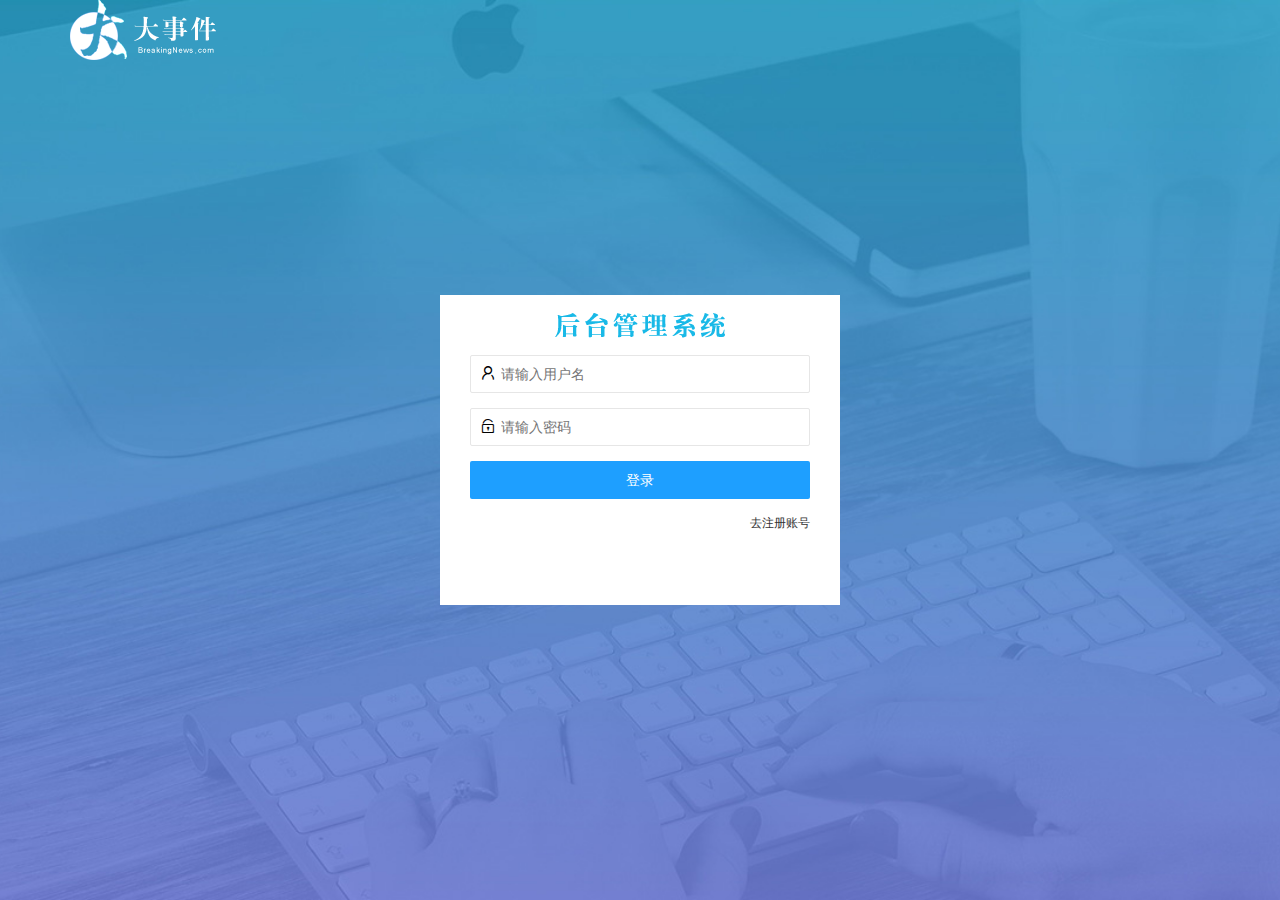
<file: login.html>
<!DOCTYPE html>
<html lang="en">

<head>
    <meta charset="UTF-8">
    <meta name="viewport" content="width=device-width, initial-scale=1.0">
    <title>登录页面</title>
    <link rel="stylesheet" href="./assets/lib/layui/css/layui.css">
    <link rel="stylesheet" href="./assets/css/login.css">
</head>

<body>
    <!-- 大事件logo -->
    <div class="layui-main"><img src="./assets/images/logo.png" alt=""></div>
    <!-- 登录注册页面 -->
    <div class="loginAndRegBox">
        <!-- 标题 -->
        <div class="title-box"></div>
        <!-- 登录 -->
        <div class="login-box">
            <!-- 登录表单-->
            <form class="layui-form" id="form_login">
                <!-- 用户名 -->
                <div class="layui-form-item">
                    <i class="layui-icon layui-icon-username"></i>
                    <input type="text" name="username" required lay-verify="required" placeholder="请输入用户名" autocomplete="off" class="layui-input">
                </div>
                <!-- 密码 -->
                <div class="layui-form-item">
                    <i class="layui-icon layui-icon-password"></i>
                    <input type="password" name="password" required lay-verify="required|pwd" placeholder="请输入密码" autocomplete="off" class="layui-input">
                </div>
                <!-- 提交按钮 -->
                <div class="layui-form-item">
                    <!-- 提交按钮与普通按钮区别：lay-submit。按钮样式layui-btn-normal -->
                    <button class="layui-btn layui-btn-fluid layui-btn-normal" lay-submit>登录</button>
                </div>
                <div class="layui-form-item links">
                    <div class="layui-form-item"><a href="javascript:;" id="link_reg">去注册账号</a></div>
                </div>
            </form>
        </div>
        <!-- 注册 -->
        <div class="reg-box">
            <!-- 注册表单-->
            <form class="layui-form" id="form_reg">
                <!-- 用户名 -->
                <div class="layui-form-item">
                    <i class="layui-icon layui-icon-username"></i>
                    <input type="text" name="username" required lay-verify="required" placeholder="请输入用户名" autocomplete="off" class="layui-input">
                </div>
                <!-- 密码 -->
                <div class="layui-form-item">
                    <i class="layui-icon layui-icon-password"></i>
                    <input type="password" name="password" required lay-verify="required|pwd" placeholder="请输入密码" autocomplete="off" class="layui-input">
                </div>
                <!-- 确认密码 -->
                <div class="layui-form-item">
                    <i class="layui-icon layui-icon-password"></i>
                    <input type="password" name="password" required lay-verify="required|pwd|repwd" placeholder="再次确认密码" autocomplete="off" class="layui-input">
                </div>
                <!-- 提交按钮 -->
                <div class="layui-form-item">
                    <!-- 提交按钮与普通按钮区别：lay-submit。按钮样式layui-btn-normal -->
                    <button class="layui-btn layui-btn-fluid layui-btn-normal" lay-submit>注册</button>
                </div>
                <div class="layui-form-item links">
                    <div class="layui-form-item"><a href="javascript:;" id="link_login">去登录</a></div>
                </div>
        </div>
        </form>

    </div>

    <!-- 要使用表单的验证信息：lay-verify,就要引入layui的js.就有了layui对象。自己的js会用到layui的对象和方 -->
    <script src="./assets/lib/layui/layui.all.js"></script>
    <script src="./assets/lib/jquery.js"></script>
    <script src="./assets/js/baseAPI.js"></script>
    <script src="./assets/js/login.js"></script>
</body>

</html>
</file>
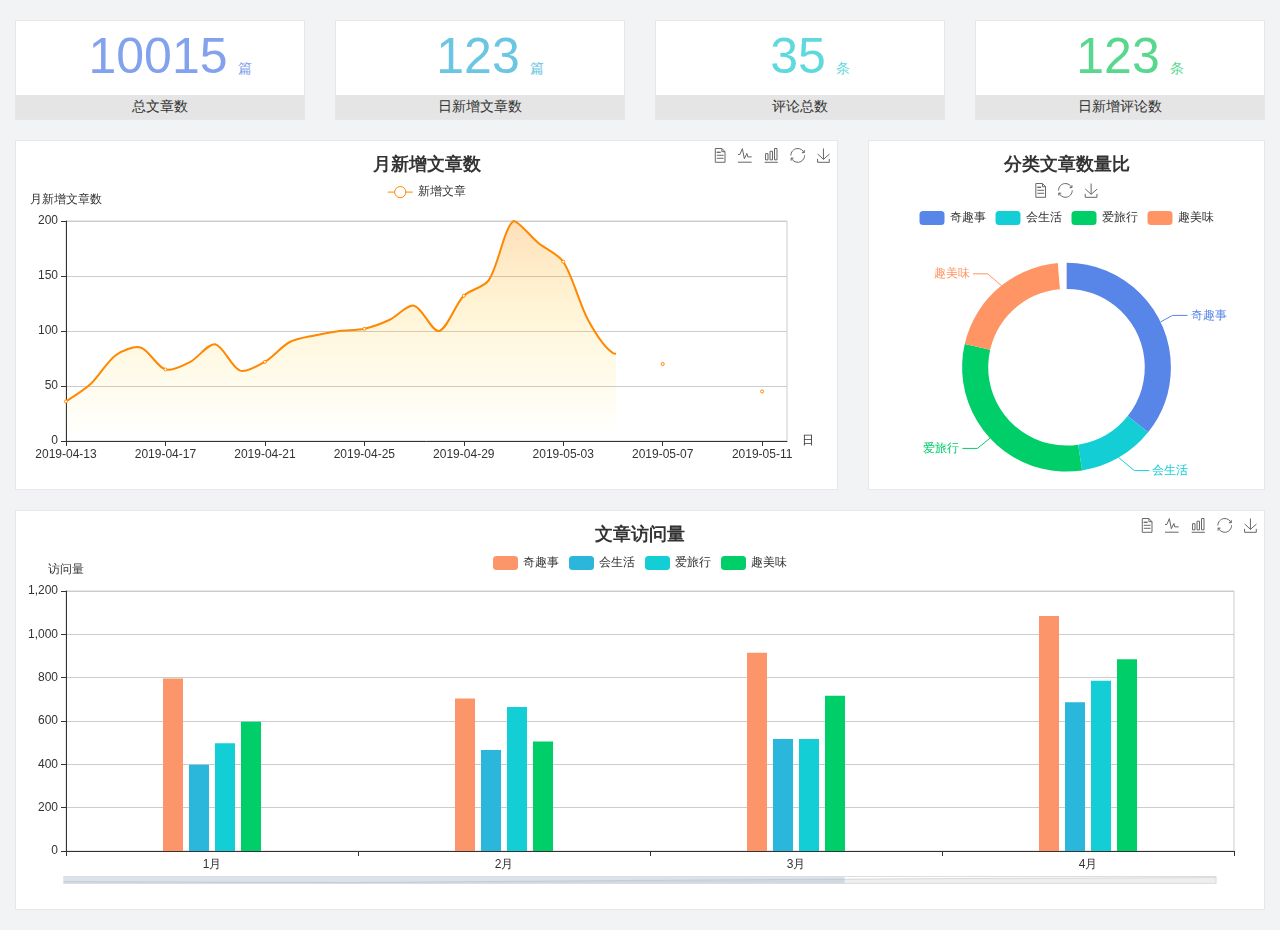
<file: home/dashboard.html>
<!DOCTYPE html>
<html lang="en">

<head>
    <meta charset="UTF-8">
    <meta name="viewport" content="width=device-width, initial-scale=1.0">
    <meta http-equiv="X-UA-Compatible" content="ie=edge">
    <title>图表统计</title>
    <link rel="stylesheet" href="../assets/lib/bootstrap.css" />
    <link rel="stylesheet" href="../assets/lib/main.css" />
    <script src="../assets/lib/jquery.js"></script>
    <script type="text/javascript" src="../assets/lib/echarts.min.js"></script>
</head>

<body>
    <div class="container-fluid">
        <div class="row spannel_list">
            <div class="col-sm-3 col-xs-6">
                <div class="spannel">
                    <em>10015</em><span>篇</span>
                    <b>总文章数</b>
                </div>
            </div>
            <div class="col-sm-3 col-xs-6">
                <div class="spannel scolor01">
                    <em>123</em><span>篇</span>
                    <b>日新增文章数</b>
                </div>
            </div>
            <div class="col-sm-3 col-xs-6">
                <div class="spannel scolor02">
                    <em>35</em><span>条</span>
                    <b>评论总数</b>
                </div>
            </div>
            <div class="col-sm-3 col-xs-6">
                <div class="spannel scolor03">
                    <em>123</em><span>条</span>
                    <b>日新增评论数</b>
                </div>
            </div>
        </div>
    </div>

    <div class="container-fluid">
        <div class="row curve-pie">
            <div class="col-lg-8 col-md-8">
                <div class="gragh_pannel" id="curve_show"></div>
            </div>
            <div class="col-lg-4 col-md-4">
                <div class="gragh_pannel" id="pie_show"></div>
            </div>
        </div>
    </div>

    <div class="container-fluid">
        <div class="column_pannel" id="column_show"></div>
    </div>

    <script>
        var oChart = echarts.init(document.getElementById('curve_show'));
        var aList_all = [{
            'count': 36,
            'date': '2019-04-13'
        }, {
            'count': 52,
            'date': '2019-04-14'
        }, {
            'count': 78,
            'date': '2019-04-15'
        }, {
            'count': 85,
            'date': '2019-04-16'
        }, {
            'count': 65,
            'date': '2019-04-17'
        }, {
            'count': 72,
            'date': '2019-04-18'
        }, {
            'count': 88,
            'date': '2019-04-19'
        }, {
            'count': 64,
            'date': '2019-04-20'
        }, {
            'count': 72,
            'date': '2019-04-21'
        }, {
            'count': 90,
            'date': '2019-04-22'
        }, {
            'count': 96,
            'date': '2019-04-23'
        }, {
            'count': 100,
            'date': '2019-04-24'
        }, {
            'count': 102,
            'date': '2019-04-25'
        }, {
            'count': 110,
            'date': '2019-04-26'
        }, {
            'count': 123,
            'date': '2019-04-27'
        }, {
            'count': 100,
            'date': '2019-04-28'
        }, {
            'count': 132,
            'date': '2019-04-29'
        }, {
            'count': 146,
            'date': '2019-04-30'
        }, {
            'count': 200,
            'date': '2019-05-01'
        }, {
            'count': 180,
            'date': '2019-05-02'
        }, {
            'count': 163,
            'date': '2019-05-03'
        }, {
            'count': 110,
            'date': '2019-05-04'
        }, {
            'count': 80,
            'date': '2019-05-05'
        }, {
            'count': 82,
            'date': '2019-05-06'
        }, {
            'count': 70,
            'date': '2019-05-07'
        }, {
            'count': 65,
            'date': '2019-05-08'
        }, {
            'count': 54,
            'date': '2019-05-09'
        }, {
            'count': 40,
            'date': '2019-05-10'
        }, {
            'count': 45,
            'date': '2019-05-11'
        }, {
            'count': 38,
            'date': '2019-05-12'
        }, ];

        let aCount = [];
        let aDate = [];

        for (var i = 0; i < aList_all.length; i++) {
            aCount.push(aList_all[i].count);
            aDate.push(aList_all[i].date);
        }

        var chartopt = {
            title: {
                text: '月新增文章数',
                left: 'center',
                top: '10'
            },
            tooltip: {
                trigger: 'axis'
            },
            legend: {
                data: ['新增文章'],
                top: '40'
            },
            toolbox: {
                show: true,
                feature: {
                    mark: {
                        show: true
                    },
                    dataView: {
                        show: true,
                        readOnly: false
                    },
                    magicType: {
                        show: true,
                        type: ['line', 'bar']
                    },
                    restore: {
                        show: true
                    },
                    saveAsImage: {
                        show: true
                    }
                }
            },
            calculable: true,
            xAxis: [{
                name: '日',
                type: 'category',
                boundaryGap: false,
                data: aDate
            }],
            yAxis: [{
                name: '月新增文章数',
                type: 'value'
            }],
            series: [{
                name: '新增文章',
                type: 'line',
                smooth: true,
                itemStyle: {
                    normal: {
                        areaStyle: {
                            type: 'default'
                        },
                        color: '#f80'
                    },
                    lineStyle: {
                        color: '#f80'
                    }
                },
                data: aCount
            }],
            areaStyle: {
                normal: {
                    color: new echarts.graphic.LinearGradient(0, 0, 0, 1, [{
                        offset: 0,
                        color: 'rgba(255,136,0,0.39)'
                    }, {
                        offset: .34,
                        color: 'rgba(255,180,0,0.25)'
                    }, {
                        offset: 1,
                        color: 'rgba(255,222,0,0.00)'
                    }])

                }
            },
            grid: {
                show: true,
                x: 50,
                x2: 50,
                y: 80,
                height: 220
            }
        };

        oChart.setOption(chartopt);


        var oPie = echarts.init(document.getElementById('pie_show'));
        var oPieopt = {
            title: {
                top: 10,
                text: '分类文章数量比',
                x: 'center'
            },
            tooltip: {
                trigger: 'item',
                formatter: "{a} <br/>{b} : {c} ({d}%)"
            },
            color: ['#5885e8', '#13cfd5', '#00ce68', '#ff9565'],
            legend: {
                x: 'center',
                top: 65,
                data: ['奇趣事', '会生活', '爱旅行', '趣美味']
            },
            toolbox: {
                show: true,
                x: 'center',
                top: 35,
                feature: {
                    mark: {
                        show: true
                    },
                    dataView: {
                        show: true,
                        readOnly: false
                    },
                    magicType: {
                        show: true,
                        type: ['pie', 'funnel'],
                        option: {
                            funnel: {
                                x: '25%',
                                width: '50%',
                                funnelAlign: 'left',
                                max: 1548
                            }
                        }
                    },
                    restore: {
                        show: true
                    },
                    saveAsImage: {
                        show: true
                    }
                }
            },
            calculable: true,
            series: [{
                name: '访问来源',
                type: 'pie',
                radius: ['45%', '60%'],
                center: ['50%', '65%'],
                data: [{
                    value: 300,
                    name: '奇趣事'
                }, {
                    value: 100,
                    name: '会生活'
                }, {
                    value: 260,
                    name: '爱旅行'
                }, {
                    value: 180,
                    name: '趣美味'
                }]
            }]
        };
        oPie.setOption(oPieopt);



        var oColumn = this.echarts.init(document.getElementById('column_show'));
        var oColumnopt = {
            title: {
                text: '文章访问量',
                left: 'center',
                top: '10'
            },
            tooltip: {
                trigger: 'axis'
            },
            legend: {
                data: ['奇趣事', '会生活', '爱旅行', '趣美味'],
                top: '40'
            },
            toolbox: {
                show: true,
                feature: {
                    mark: {
                        show: true
                    },
                    dataView: {
                        show: true,
                        readOnly: false
                    },
                    magicType: {
                        show: true,
                        type: ['line', 'bar']
                    },
                    restore: {
                        show: true
                    },
                    saveAsImage: {
                        show: true
                    }
                }
            },
            calculable: true,
            xAxis: [{
                type: 'category',
                data: ['1月', '2月', '3月', '4月', '5月']
            }],
            yAxis: [{
                name: '访问量',
                type: 'value'
            }],
            series: [{
                name: '奇趣事',
                type: 'bar',
                barWidth: 20,
                itemStyle: {
                    normal: {
                        areaStyle: {
                            type: 'default'
                        },
                        color: '#fd956a'
                    }
                },
                data: [800, 708, 920, 1090, 1200]
            }, {
                name: '会生活',
                type: 'bar',
                barWidth: 20,
                itemStyle: {
                    normal: {
                        areaStyle: {
                            type: 'default'
                        },
                        color: '#2bb6db'
                    }
                },
                data: [400, 468, 520, 690, 800]
            }, {
                name: '爱旅行',
                type: 'bar',
                barWidth: 20,
                itemStyle: {
                    normal: {
                        areaStyle: {
                            type: 'default'
                        },
                        color: '#13cfd5'
                    }
                },
                data: [500, 668, 520, 790, 900]
            }, {
                name: '趣美味',
                type: 'bar',
                barWidth: 20,
                itemStyle: {
                    normal: {
                        areaStyle: {
                            type: 'default'
                        },
                        color: '#00ce68'
                    }
                },
                data: [600, 508, 720, 890, 1000]
            }],
            grid: {
                show: true,
                x: 50,
                x2: 30,
                y: 80,
                height: 260
            },
            dataZoom: [ //给x轴设置滚动条
                {
                    start: 0, //默认为0
                    end: 100 - 1000 / 31, //默认为100
                    type: 'slider',
                    show: true,
                    xAxisIndex: [0],
                    handleSize: 0, //滑动条的 左右2个滑动条的大小
                    height: 8, //组件高度
                    left: 45, //左边的距离
                    right: 50, //右边的距离
                    bottom: 26, //右边的距离
                    handleColor: '#ddd', //h滑动图标的颜色
                    handleStyle: {
                        borderColor: "#cacaca",
                        borderWidth: "1",
                        shadowBlur: 2,
                        background: "#ddd",
                        shadowColor: "#ddd",
                    }
                }
            ]
        };
        oColumn.setOption(oColumnopt);
    </script>
</body>

</html>
</file>
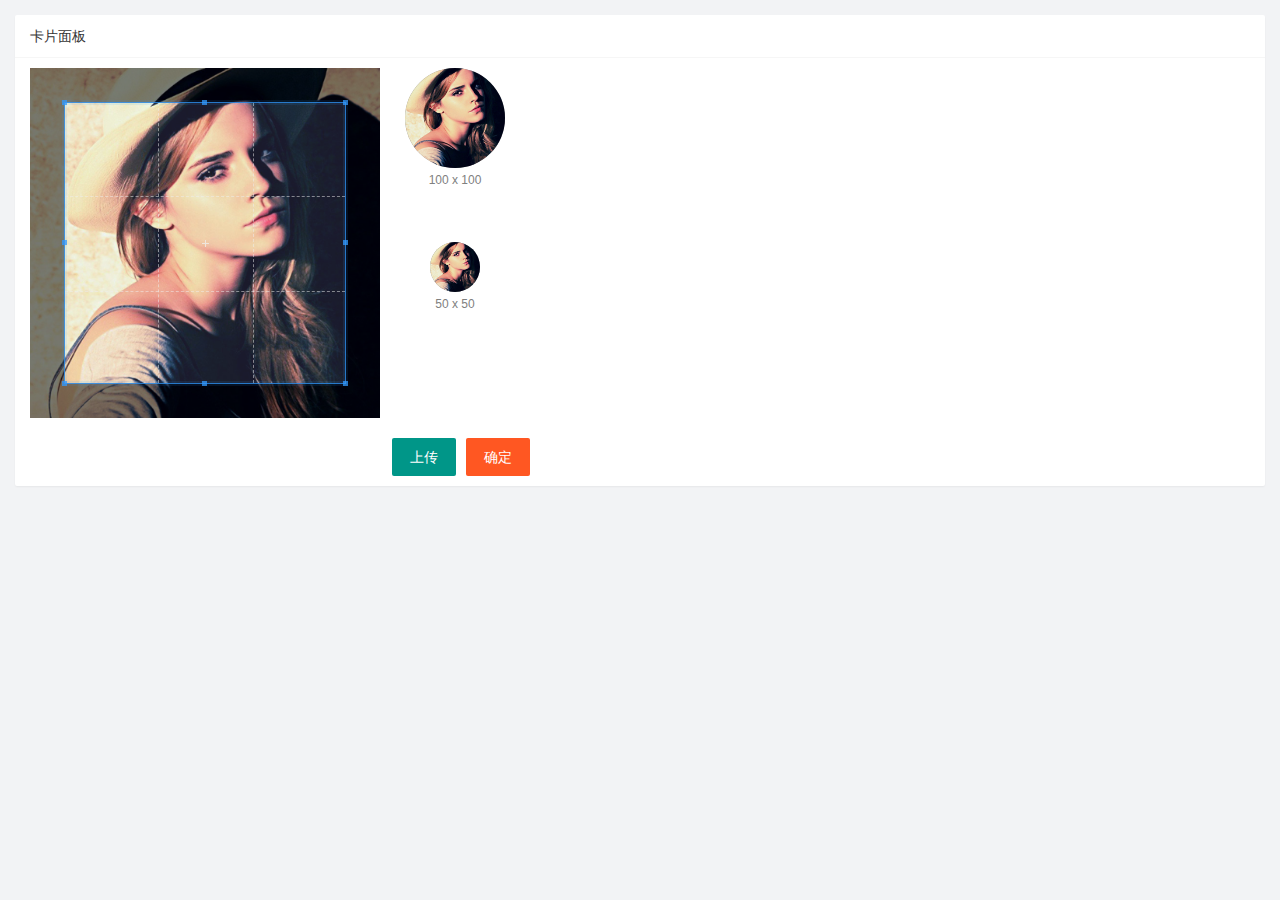
<file: user/user_avatar.html>
<!DOCTYPE html>
<html lang="en">

<head>
    <meta charset="UTF-8">
    <meta name="viewport" content="width=device-width, initial-scale=1.0">
    <title>更换头像</title>
    <link rel="stylesheet" href="../assets/lib/layui/css/layui.css">
    <link rel="stylesheet" href="../assets/lib/cropper/cropper.css" />
    <link rel="stylesheet" href="../assets/css/user/user_avatar.css">
</head>

<body>
    <!-- 面板引用layui的 -->
    <div class="layui-card">
        <div class="layui-card-header">卡片面板</div>
        <div class="layui-card-body">

            <!-- 第一行的图片裁剪和预览区域 -->
            <div class="row1">
                <!-- 图片裁剪区域 -->
                <div class="cropper-box">
                    <!-- 这个 img 标签很重要，将来会把它初始化为裁剪区域 -->
                    <img id="image" src="../assets/images/sample.jpg" />
                </div>
                <!-- 图片的预览区域 -->
                <div class="preview-box">
                    <div>
                        <!-- 宽高为 100px 的预览区域 -->
                        <div class="img-preview w100"></div>
                        <p class="size">100 x 100</p>
                    </div>
                    <div>
                        <!-- 宽高为 50px 的预览区域 -->
                        <div class="img-preview w50"></div>
                        <p class="size">50 x 50</p>
                    </div>
                </div>
            </div>

            <!-- 第二行的按钮区域 -->
            <div class="row2">
                <!-- 此表单放上传需要的文件，隐藏起来，通过accept属性可指定用户选择文件类型 -->
                <input type="file" id="file" accept="image/png,image/jpeg">
                <button type="button" class="layui-btn" id="btnChooseImage">上传</button>
                <button type="button" class="layui-btn layui-btn-danger" id="btnUpload">确定</button>
            </div>
        </div>
    </div>

    <script src="../assets/lib/layui/layui.all.js"></script>
    <script src="../assets/lib/jquery.js"></script>
    <script src="../assets/lib/cropper/Cropper.js"></script>
    <script src="../assets/lib/cropper/jquery-cropper.js"></script>
    <script src="../assets/js/baseAPI.js"></script>
    <script src="../assets/js/user/user_avatar.js"></script>

</body>

</html>
</file>
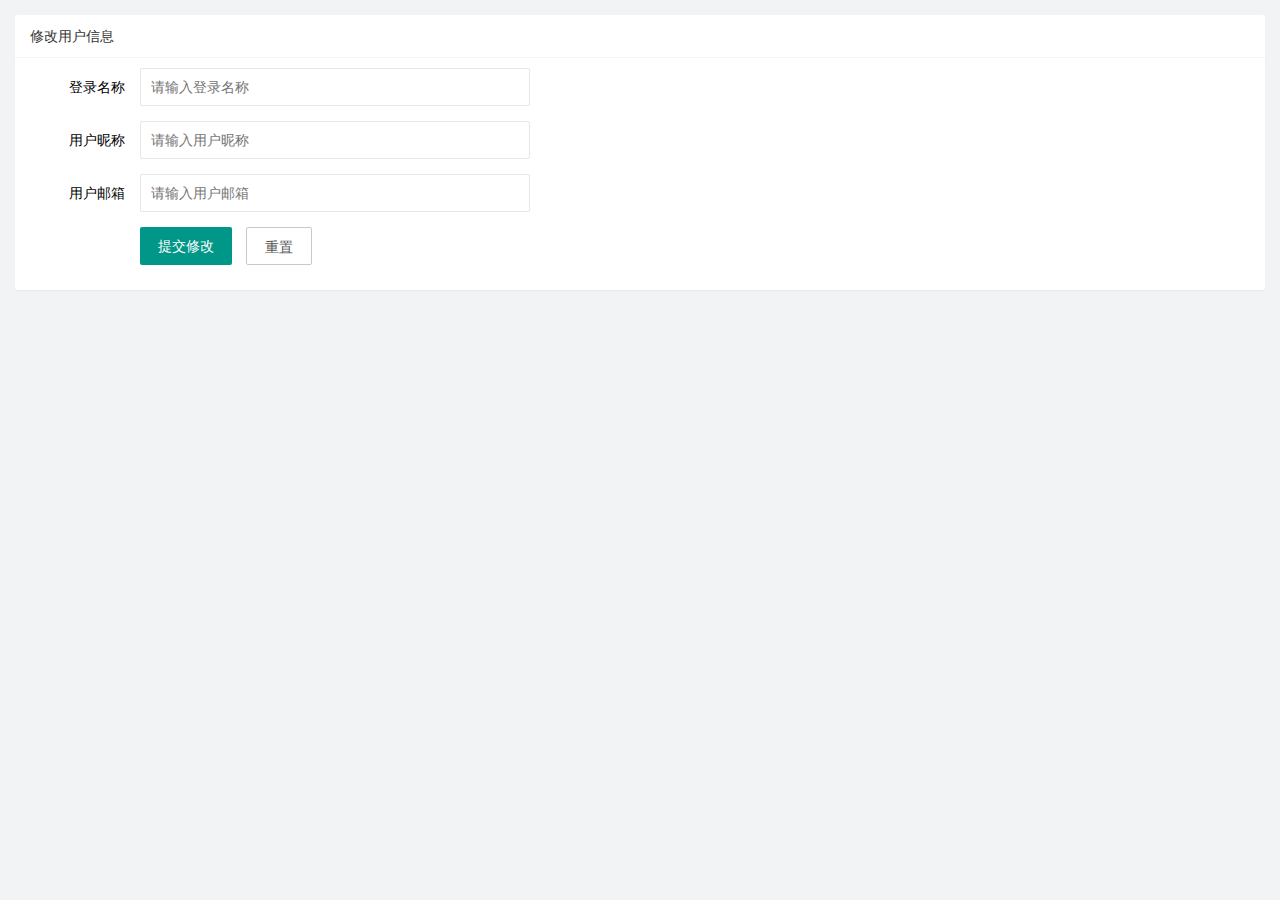
<file: user/user_info.html>
<!DOCTYPE html>
<html lang="en">

<head>
    <meta charset="UTF-8">
    <meta name="viewport" content="width=device-width, initial-scale=1.0">
    <title>个人中心</title>
    <link rel="stylesheet" href="../assets/lib/layui/css/layui.css">
    <link rel="stylesheet" href="../assets/css/user/user_info.css">
</head>

<body>
    <!-- 个人信息模块 用layui的面板区域结构，这个模块显示在首页侧边栏基础资料的fm盒子。表单也用layui -->
    <div class="layui-card">
        <div class="layui-card-header">修改用户信息</div>
        <div class="layui-card-body">
            <form class="layui-form" lay-filter="formUserInfo">
                <!-- 隐藏表单 -->
                <input type="hidden" name="id" value="">
                <div class="layui-form-item">
                    <label class="layui-form-label">登录名称</label>
                    <div class="layui-input-block">
                        <input type="text" name="username" required lay-verify="required" placeholder="请输入登录名称" autocomplete="off" class="layui-input" readonly>
                    </div>
                </div>
                <div class="layui-form-item">
                    <label class="layui-form-label">用户昵称</label>
                    <div class="layui-input-block">
                        <input type="text" name="nickname" required lay-verify="required|nickname" placeholder="请输入用户昵称" autocomplete="off" class="layui-input">
                    </div>
                </div>
                <div class="layui-form-item">
                    <label class="layui-form-label">用户邮箱</label>
                    <div class="layui-input-block">
                        <input type="text" name="email" required lay-verify="required|email" placeholder="请输入用户邮箱" autocomplete="off" class="layui-input">
                    </div>
                </div>
                <div class="layui-form-item">
                    <div class="layui-input-block">
                        <button class="layui-btn" lay-submit lay-filter="formDemo">提交修改</button>
                        <button type="reset" class="layui-btn layui-btn-primary" id="btnReset">重置</button>
                    </div>
                </div>
            </form>
        </div>
    </div>

    <script src="../assets/lib/layui/layui.all.js"></script>
    <script src="../assets/lib/jquery.js"></script>
    <script src="../assets/js/baseAPI.js"></script>
    <script src="../assets/js/user/user_info.js"></script>
</body>

</html>
</file>
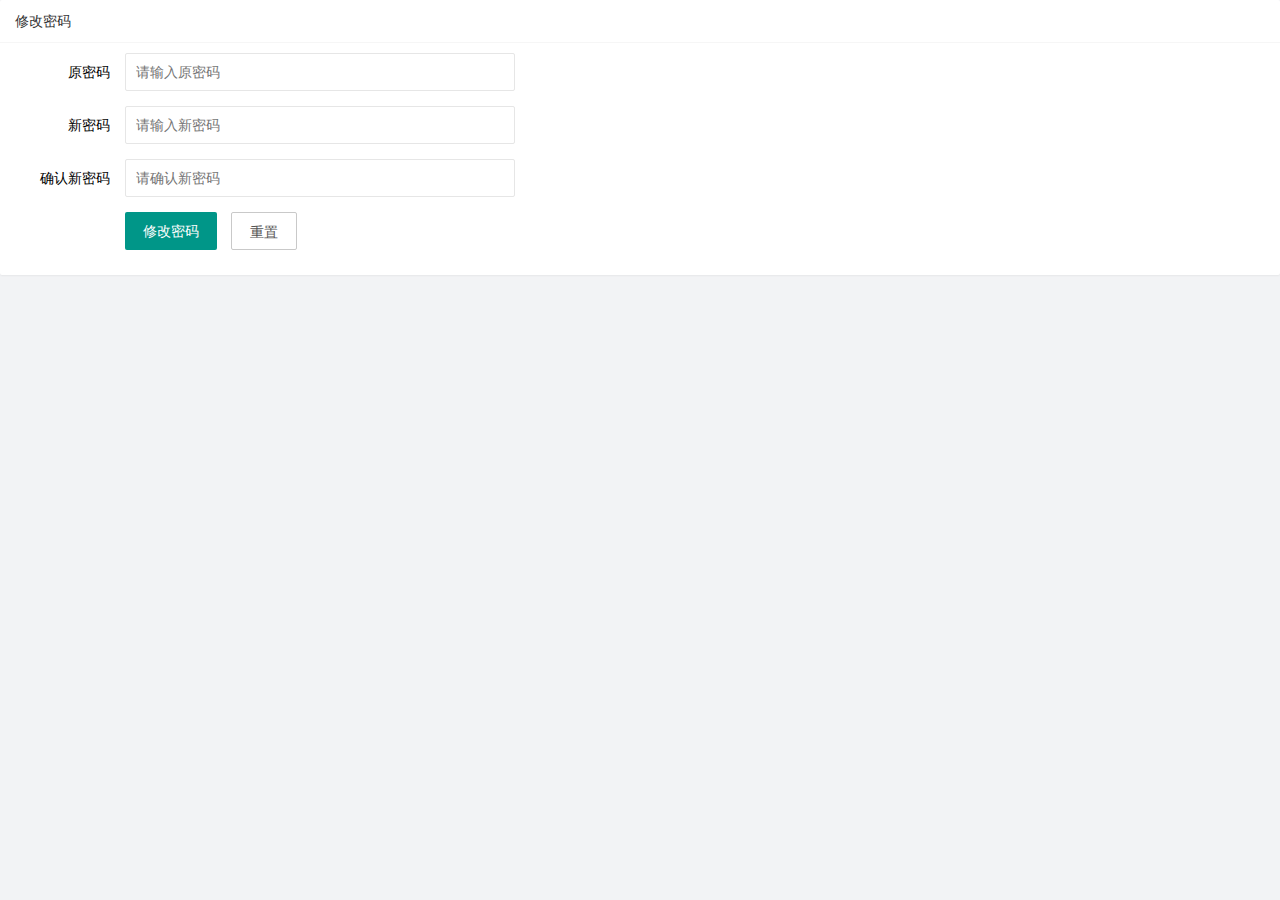
<file: user/user_pwd.html>
<!DOCTYPE html>
<html lang="en">

<head>
    <meta charset="UTF-8">
    <meta name="viewport" content="width=device-width, initial-scale=1.0">
    <title>修改密码</title>
    <link rel="stylesheet" href="../assets/css/user/user_pwd.css">
    <link rel="stylesheet" href="../assets/lib/layui/css/layui.css">
</head>

<body>
    <!-- 用layui中的卡片面板，再引用表单 -->
    <div class="layui-card">
        <div class="layui-card-header">修改密码</div>
        <div class="layui-card-body">
            <form class="layui-form" action="">
                <div class="layui-form-item">
                    <label class="layui-form-label">原密码</label>
                    <div class="layui-input-block">
                        <input type="password" name="oldpwd" required lay-verify="required|pwd" placeholder="请输入原密码" autocomplete="off" class="layui-input">
                    </div>
                </div>
                <div class="layui-form-item">
                    <label class="layui-form-label">新密码</label>
                    <div class="layui-input-block">
                        <input type="password" name="newPwd" required lay-verify="required|pwd|samePwd" placeholder="请输入新密码" autocomplete="off" class="layui-input">
                    </div>
                </div>
                <div class="layui-form-item">
                    <label class="layui-form-label">确认新密码</label>
                    <div class="layui-input-block">
                        <input type="password" name="rePwd" required lay-verify="required|pwd|rePwd" placeholder="请确认新密码" autocomplete="off" class="layui-input">
                    </div>
                </div>
                <div class="layui-form-item">
                    <div class="layui-input-block">
                        <button class="layui-btn" lay-submit lay-filter="formDemo">修改密码</button>
                        <button type="reset" class="layui-btn layui-btn-primary">重置</button>
                    </div>
                </div>
            </form>
        </div>
    </div>

    <script src="../assets/lib/layui/layui.all.js"></script>
    <script src="../assets/lib/jquery.js"></script>
    <script src="../assets/js/baseAPI.js"></script>
    <script src="../assets/js/user/user_pwd.js"></script>
</body>

</html>
</file>
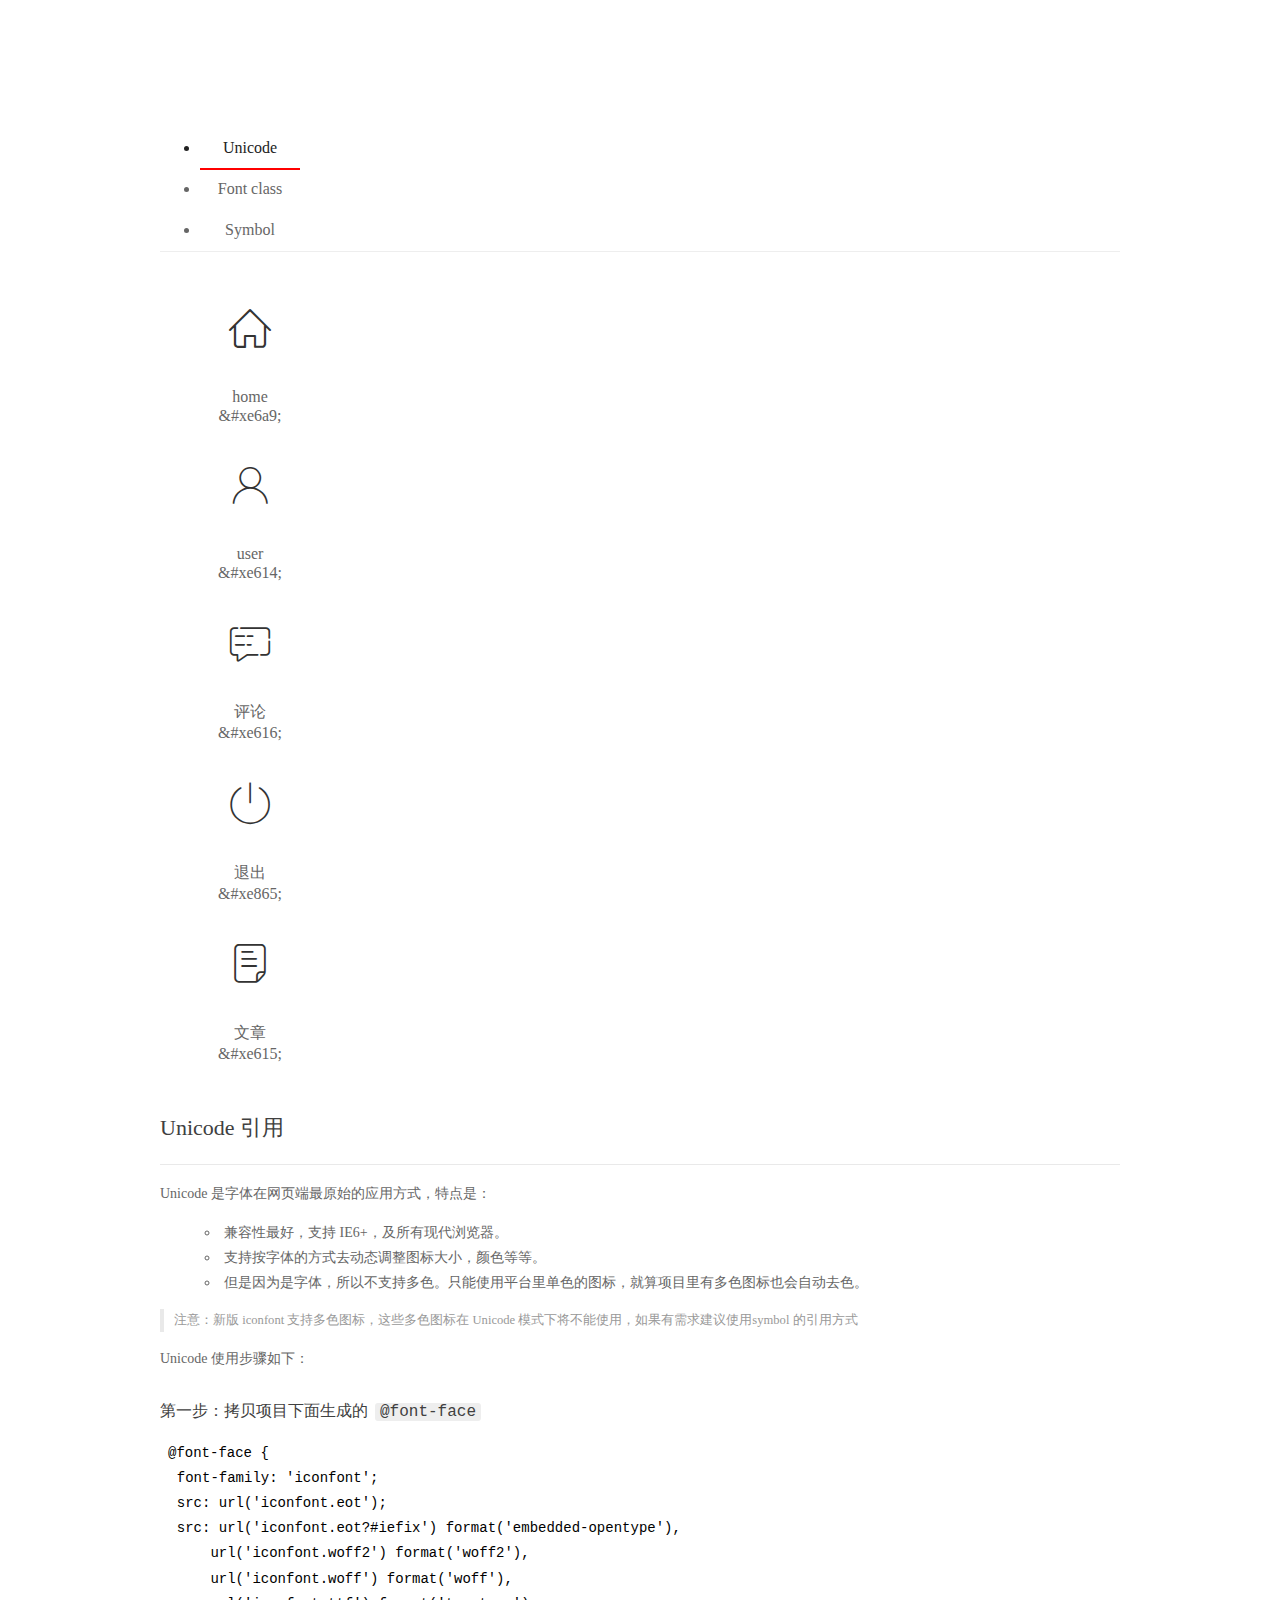
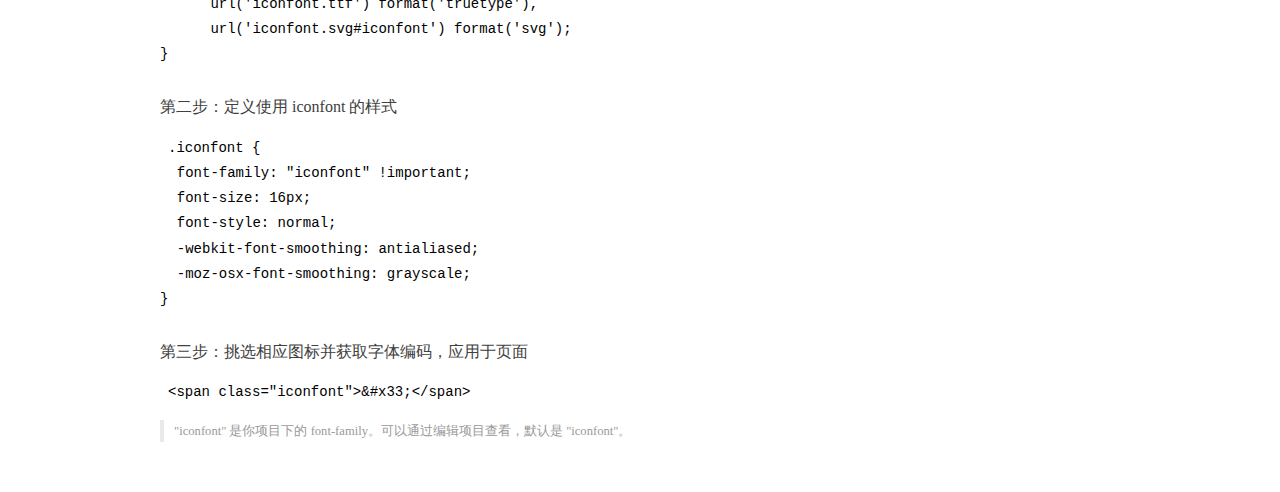
<file: assets/fonts/demo_index.html>
<!DOCTYPE html>
<html>
<head>
  <meta charset="utf-8"/>
  <title>IconFont Demo</title>
  <link rel="shortcut icon" href="https://gtms04.alicdn.com/tps/i4/TB1_oz6GVXXXXaFXpXXJDFnIXXX-64-64.ico" type="image/x-icon"/>
  <link rel="stylesheet" href="https://g.alicdn.com/thx/cube/1.3.2/cube.min.css">
  <link rel="stylesheet" href="demo.css">
  <link rel="stylesheet" href="iconfont.css">
  <script src="iconfont.js"></script>
  <!-- jQuery -->
  <script src="https://a1.alicdn.com/oss/uploads/2018/12/26/7bfddb60-08e8-11e9-9b04-53e73bb6408b.js"></script>
  <!-- 代码高亮 -->
  <script src="https://a1.alicdn.com/oss/uploads/2018/12/26/a3f714d0-08e6-11e9-8a15-ebf944d7534c.js"></script>
</head>
<body>
  <div class="main">
    <h1 class="logo"><a href="https://www.iconfont.cn/" title="iconfont 首页" target="_blank">&#xe86b;</a></h1>
    <div class="nav-tabs">
      <ul id="tabs" class="dib-box">
        <li class="dib active"><span>Unicode</span></li>
        <li class="dib"><span>Font class</span></li>
        <li class="dib"><span>Symbol</span></li>
      </ul>
      
    </div>
    <div class="tab-container">
      <div class="content unicode" style="display: block;">
          <ul class="icon_lists dib-box">
          
            <li class="dib">
              <span class="icon iconfont">&#xe6a9;</span>
                <div class="name">home</div>
                <div class="code-name">&amp;#xe6a9;</div>
              </li>
          
            <li class="dib">
              <span class="icon iconfont">&#xe614;</span>
                <div class="name">user</div>
                <div class="code-name">&amp;#xe614;</div>
              </li>
          
            <li class="dib">
              <span class="icon iconfont">&#xe616;</span>
                <div class="name">评论</div>
                <div class="code-name">&amp;#xe616;</div>
              </li>
          
            <li class="dib">
              <span class="icon iconfont">&#xe865;</span>
                <div class="name">退出</div>
                <div class="code-name">&amp;#xe865;</div>
              </li>
          
            <li class="dib">
              <span class="icon iconfont">&#xe615;</span>
                <div class="name">文章</div>
                <div class="code-name">&amp;#xe615;</div>
              </li>
          
          </ul>
          <div class="article markdown">
          <h2 id="unicode-">Unicode 引用</h2>
          <hr>

          <p>Unicode 是字体在网页端最原始的应用方式，特点是：</p>
          <ul>
            <li>兼容性最好，支持 IE6+，及所有现代浏览器。</li>
            <li>支持按字体的方式去动态调整图标大小，颜色等等。</li>
            <li>但是因为是字体，所以不支持多色。只能使用平台里单色的图标，就算项目里有多色图标也会自动去色。</li>
          </ul>
          <blockquote>
            <p>注意：新版 iconfont 支持多色图标，这些多色图标在 Unicode 模式下将不能使用，如果有需求建议使用symbol 的引用方式</p>
          </blockquote>
          <p>Unicode 使用步骤如下：</p>
          <h3 id="-font-face">第一步：拷贝项目下面生成的 <code>@font-face</code></h3>
<pre><code class="language-css"
>@font-face {
  font-family: 'iconfont';
  src: url('iconfont.eot');
  src: url('iconfont.eot?#iefix') format('embedded-opentype'),
      url('iconfont.woff2') format('woff2'),
      url('iconfont.woff') format('woff'),
      url('iconfont.ttf') format('truetype'),
      url('iconfont.svg#iconfont') format('svg');
}
</code></pre>
          <h3 id="-iconfont-">第二步：定义使用 iconfont 的样式</h3>
<pre><code class="language-css"
>.iconfont {
  font-family: "iconfont" !important;
  font-size: 16px;
  font-style: normal;
  -webkit-font-smoothing: antialiased;
  -moz-osx-font-smoothing: grayscale;
}
</code></pre>
          <h3 id="-">第三步：挑选相应图标并获取字体编码，应用于页面</h3>
<pre>
<code class="language-html"
>&lt;span class="iconfont"&gt;&amp;#x33;&lt;/span&gt;
</code></pre>
          <blockquote>
            <p>"iconfont" 是你项目下的 font-family。可以通过编辑项目查看，默认是 "iconfont"。</p>
          </blockquote>
          </div>
      </div>
      <div class="content font-class">
        <ul class="icon_lists dib-box">
          
          <li class="dib">
            <span class="icon iconfont icon-home"></span>
            <div class="name">
              home
            </div>
            <div class="code-name">.icon-home
            </div>
          </li>
          
          <li class="dib">
            <span class="icon iconfont icon-user"></span>
            <div class="name">
              user
            </div>
            <div class="code-name">.icon-user
            </div>
          </li>
          
          <li class="dib">
            <span class="icon iconfont icon-pinglun"></span>
            <div class="name">
              评论
            </div>
            <div class="code-name">.icon-pinglun
            </div>
          </li>
          
          <li class="dib">
            <span class="icon iconfont icon-tuichu"></span>
            <div class="name">
              退出
            </div>
            <div class="code-name">.icon-tuichu
            </div>
          </li>
          
          <li class="dib">
            <span class="icon iconfont icon-16"></span>
            <div class="name">
              文章
            </div>
            <div class="code-name">.icon-16
            </div>
          </li>
          
        </ul>
        <div class="article markdown">
        <h2 id="font-class-">font-class 引用</h2>
        <hr>

        <p>font-class 是 Unicode 使用方式的一种变种，主要是解决 Unicode 书写不直观，语意不明确的问题。</p>
        <p>与 Unicode 使用方式相比，具有如下特点：</p>
        <ul>
          <li>兼容性良好，支持 IE8+，及所有现代浏览器。</li>
          <li>相比于 Unicode 语意明确，书写更直观。可以很容易分辨这个 icon 是什么。</li>
          <li>因为使用 class 来定义图标，所以当要替换图标时，只需要修改 class 里面的 Unicode 引用。</li>
          <li>不过因为本质上还是使用的字体，所以多色图标还是不支持的。</li>
        </ul>
        <p>使用步骤如下：</p>
        <h3 id="-fontclass-">第一步：引入项目下面生成的 fontclass 代码：</h3>
<pre><code class="language-html">&lt;link rel="stylesheet" href="./iconfont.css"&gt;
</code></pre>
        <h3 id="-">第二步：挑选相应图标并获取类名，应用于页面：</h3>
<pre><code class="language-html">&lt;span class="iconfont icon-xxx"&gt;&lt;/span&gt;
</code></pre>
        <blockquote>
          <p>"
            iconfont" 是你项目下的 font-family。可以通过编辑项目查看，默认是 "iconfont"。</p>
        </blockquote>
      </div>
      </div>
      <div class="content symbol">
          <ul class="icon_lists dib-box">
          
            <li class="dib">
                <svg class="icon svg-icon" aria-hidden="true">
                  <use xlink:href="#icon-home"></use>
                </svg>
                <div class="name">home</div>
                <div class="code-name">#icon-home</div>
            </li>
          
            <li class="dib">
                <svg class="icon svg-icon" aria-hidden="true">
                  <use xlink:href="#icon-user"></use>
                </svg>
                <div class="name">user</div>
                <div class="code-name">#icon-user</div>
            </li>
          
            <li class="dib">
                <svg class="icon svg-icon" aria-hidden="true">
                  <use xlink:href="#icon-pinglun"></use>
                </svg>
                <div class="name">评论</div>
                <div class="code-name">#icon-pinglun</div>
            </li>
          
            <li class="dib">
                <svg class="icon svg-icon" aria-hidden="true">
                  <use xlink:href="#icon-tuichu"></use>
                </svg>
                <div class="name">退出</div>
                <div class="code-name">#icon-tuichu</div>
            </li>
          
            <li class="dib">
                <svg class="icon svg-icon" aria-hidden="true">
                  <use xlink:href="#icon-16"></use>
                </svg>
                <div class="name">文章</div>
                <div class="code-name">#icon-16</div>
            </li>
          
          </ul>
          <div class="article markdown">
          <h2 id="symbol-">Symbol 引用</h2>
          <hr>

          <p>这是一种全新的使用方式，应该说这才是未来的主流，也是平台目前推荐的用法。相关介绍可以参考这篇<a href="">文章</a>
            这种用法其实是做了一个 SVG 的集合，与另外两种相比具有如下特点：</p>
          <ul>
            <li>支持多色图标了，不再受单色限制。</li>
            <li>通过一些技巧，支持像字体那样，通过 <code>font-size</code>, <code>color</code> 来调整样式。</li>
            <li>兼容性较差，支持 IE9+，及现代浏览器。</li>
            <li>浏览器渲染 SVG 的性能一般，还不如 png。</li>
          </ul>
          <p>使用步骤如下：</p>
          <h3 id="-symbol-">第一步：引入项目下面生成的 symbol 代码：</h3>
<pre><code class="language-html">&lt;script src="./iconfont.js"&gt;&lt;/script&gt;
</code></pre>
          <h3 id="-css-">第二步：加入通用 CSS 代码（引入一次就行）：</h3>
<pre><code class="language-html">&lt;style&gt;
.icon {
  width: 1em;
  height: 1em;
  vertical-align: -0.15em;
  fill: currentColor;
  overflow: hidden;
}
&lt;/style&gt;
</code></pre>
          <h3 id="-">第三步：挑选相应图标并获取类名，应用于页面：</h3>
<pre><code class="language-html">&lt;svg class="icon" aria-hidden="true"&gt;
  &lt;use xlink:href="#icon-xxx"&gt;&lt;/use&gt;
&lt;/svg&gt;
</code></pre>
          </div>
      </div>

    </div>
  </div>
  <script>
  $(document).ready(function () {
      $('.tab-container .content:first').show()

      $('#tabs li').click(function (e) {
        var tabContent = $('.tab-container .content')
        var index = $(this).index()

        if ($(this).hasClass('active')) {
          return
        } else {
          $('#tabs li').removeClass('active')
          $(this).addClass('active')

          tabContent.hide().eq(index).fadeIn()
        }
      })
    })
  </script>
</body>
</html>
</file>
<file: assets/lib/layui/css/layui.css>
/** layui-v2.5.5 MIT License By https://www.layui.com */
 .layui-inline,img{display:inline-block;vertical-align:middle}h1,h2,h3,h4,h5,h6{font-weight:400}.layui-edge,.layui-header,.layui-inline,.layui-main{position:relative}.layui-body,.layui-edge,.layui-elip{overflow:hidden}.layui-btn,.layui-edge,.layui-inline,img{vertical-align:middle}.layui-btn,.layui-disabled,.layui-icon,.layui-unselect{-moz-user-select:none;-webkit-user-select:none;-ms-user-select:none}.layui-elip,.layui-form-checkbox span,.layui-form-pane .layui-form-label{text-overflow:ellipsis;white-space:nowrap}.layui-breadcrumb,.layui-tree-btnGroup{visibility:hidden}blockquote,body,button,dd,div,dl,dt,form,h1,h2,h3,h4,h5,h6,input,li,ol,p,pre,td,textarea,th,ul{margin:0;padding:0;-webkit-tap-highlight-color:rgba(0,0,0,0)}a:active,a:hover{outline:0}img{border:none}li{list-style:none}table{border-collapse:collapse;border-spacing:0}h4,h5,h6{font-size:100%}button,input,optgroup,option,select,textarea{font-family:inherit;font-size:inherit;font-style:inherit;font-weight:inherit;outline:0}pre{white-space:pre-wrap;white-space:-moz-pre-wrap;white-space:-pre-wrap;white-space:-o-pre-wrap;word-wrap:break-word}body{line-height:24px;font:14px Helvetica Neue,Helvetica,PingFang SC,Tahoma,Arial,sans-serif}hr{height:1px;margin:10px 0;border:0;clear:both}a{color:#333;text-decoration:none}a:hover{color:#777}a cite{font-style:normal;*cursor:pointer}.layui-border-box,.layui-border-box *{box-sizing:border-box}.layui-box,.layui-box *{box-sizing:content-box}.layui-clear{clear:both;*zoom:1}.layui-clear:after{content:'\20';clear:both;*zoom:1;display:block;height:0}.layui-inline{*display:inline;*zoom:1}.layui-edge{display:inline-block;width:0;height:0;border-width:6px;border-style:dashed;border-color:transparent}.layui-edge-top{top:-4px;border-bottom-color:#999;border-bottom-style:solid}.layui-edge-right{border-left-color:#999;border-left-style:solid}.layui-edge-bottom{top:2px;border-top-color:#999;border-top-style:solid}.layui-edge-left{border-right-color:#999;border-right-style:solid}.layui-disabled,.layui-disabled:hover{color:#d2d2d2!important;cursor:not-allowed!important}.layui-circle{border-radius:100%}.layui-show{display:block!important}.layui-hide{display:none!important}@font-face{font-family:layui-icon;src:url(../font/iconfont.eot?v=250);src:url(../font/iconfont.eot?v=250#iefix) format('embedded-opentype'),url(../font/iconfont.woff2?v=250) format('woff2'),url(../font/iconfont.woff?v=250) format('woff'),url(../font/iconfont.ttf?v=250) format('truetype'),url(../font/iconfont.svg?v=250#layui-icon) format('svg')}.layui-icon{font-family:layui-icon!important;font-size:16px;font-style:normal;-webkit-font-smoothing:antialiased;-moz-osx-font-smoothing:grayscale}.layui-icon-reply-fill:before{content:"\e611"}.layui-icon-set-fill:before{content:"\e614"}.layui-icon-menu-fill:before{content:"\e60f"}.layui-icon-search:before{content:"\e615"}.layui-icon-share:before{content:"\e641"}.layui-icon-set-sm:before{content:"\e620"}.layui-icon-engine:before{content:"\e628"}.layui-icon-close:before{content:"\1006"}.layui-icon-close-fill:before{content:"\1007"}.layui-icon-chart-screen:before{content:"\e629"}.layui-icon-star:before{content:"\e600"}.layui-icon-circle-dot:before{content:"\e617"}.layui-icon-chat:before{content:"\e606"}.layui-icon-release:before{content:"\e609"}.layui-icon-list:before{content:"\e60a"}.layui-icon-chart:before{content:"\e62c"}.layui-icon-ok-circle:before{content:"\1005"}.layui-icon-layim-theme:before{content:"\e61b"}.layui-icon-table:before{content:"\e62d"}.layui-icon-right:before{content:"\e602"}.layui-icon-left:before{content:"\e603"}.layui-icon-cart-simple:before{content:"\e698"}.layui-icon-face-cry:before{content:"\e69c"}.layui-icon-face-smile:before{content:"\e6af"}.layui-icon-survey:before{content:"\e6b2"}.layui-icon-tree:before{content:"\e62e"}.layui-icon-upload-circle:before{content:"\e62f"}.layui-icon-add-circle:before{content:"\e61f"}.layui-icon-download-circle:before{content:"\e601"}.layui-icon-templeate-1:before{content:"\e630"}.layui-icon-util:before{content:"\e631"}.layui-icon-face-surprised:before{content:"\e664"}.layui-icon-edit:before{content:"\e642"}.layui-icon-speaker:before{content:"\e645"}.layui-icon-down:before{content:"\e61a"}.layui-icon-file:before{content:"\e621"}.layui-icon-layouts:before{content:"\e632"}.layui-icon-rate-half:before{content:"\e6c9"}.layui-icon-add-circle-fine:before{content:"\e608"}.layui-icon-prev-circle:before{content:"\e633"}.layui-icon-read:before{content:"\e705"}.layui-icon-404:before{content:"\e61c"}.layui-icon-carousel:before{content:"\e634"}.layui-icon-help:before{content:"\e607"}.layui-icon-code-circle:before{content:"\e635"}.layui-icon-water:before{content:"\e636"}.layui-icon-username:before{content:"\e66f"}.layui-icon-find-fill:before{content:"\e670"}.layui-icon-about:before{content:"\e60b"}.layui-icon-location:before{content:"\e715"}.layui-icon-up:before{content:"\e619"}.layui-icon-pause:before{content:"\e651"}.layui-icon-date:before{content:"\e637"}.layui-icon-layim-uploadfile:before{content:"\e61d"}.layui-icon-delete:before{content:"\e640"}.layui-icon-play:before{content:"\e652"}.layui-icon-top:before{content:"\e604"}.layui-icon-friends:before{content:"\e612"}.layui-icon-refresh-3:before{content:"\e9aa"}.layui-icon-ok:before{content:"\e605"}.layui-icon-layer:before{content:"\e638"}.layui-icon-face-smile-fine:before{content:"\e60c"}.layui-icon-dollar:before{content:"\e659"}.layui-icon-group:before{content:"\e613"}.layui-icon-layim-download:before{content:"\e61e"}.layui-icon-picture-fine:before{content:"\e60d"}.layui-icon-link:before{content:"\e64c"}.layui-icon-diamond:before{content:"\e735"}.layui-icon-log:before{content:"\e60e"}.layui-icon-rate-solid:before{content:"\e67a"}.layui-icon-fonts-del:before{content:"\e64f"}.layui-icon-unlink:before{content:"\e64d"}.layui-icon-fonts-clear:before{content:"\e639"}.layui-icon-triangle-r:before{content:"\e623"}.layui-icon-circle:before{content:"\e63f"}.layui-icon-radio:before{content:"\e643"}.layui-icon-align-center:before{content:"\e647"}.layui-icon-align-right:before{content:"\e648"}.layui-icon-align-left:before{content:"\e649"}.layui-icon-loading-1:before{content:"\e63e"}.layui-icon-return:before{content:"\e65c"}.layui-icon-fonts-strong:before{content:"\e62b"}.layui-icon-upload:before{content:"\e67c"}.layui-icon-dialogue:before{content:"\e63a"}.layui-icon-video:before{content:"\e6ed"}.layui-icon-headset:before{content:"\e6fc"}.layui-icon-cellphone-fine:before{content:"\e63b"}.layui-icon-add-1:before{content:"\e654"}.layui-icon-face-smile-b:before{content:"\e650"}.layui-icon-fonts-html:before{content:"\e64b"}.layui-icon-form:before{content:"\e63c"}.layui-icon-cart:before{content:"\e657"}.layui-icon-camera-fill:before{content:"\e65d"}.layui-icon-tabs:before{content:"\e62a"}.layui-icon-fonts-code:before{content:"\e64e"}.layui-icon-fire:before{content:"\e756"}.layui-icon-set:before{content:"\e716"}.layui-icon-fonts-u:before{content:"\e646"}.layui-icon-triangle-d:before{content:"\e625"}.layui-icon-tips:before{content:"\e702"}.layui-icon-picture:before{content:"\e64a"}.layui-icon-more-vertical:before{content:"\e671"}.layui-icon-flag:before{content:"\e66c"}.layui-icon-loading:before{content:"\e63d"}.layui-icon-fonts-i:before{content:"\e644"}.layui-icon-refresh-1:before{content:"\e666"}.layui-icon-rmb:before{content:"\e65e"}.layui-icon-home:before{content:"\e68e"}.layui-icon-user:before{content:"\e770"}.layui-icon-notice:before{content:"\e667"}.layui-icon-login-weibo:before{content:"\e675"}.layui-icon-voice:before{content:"\e688"}.layui-icon-upload-drag:before{content:"\e681"}.layui-icon-login-qq:before{content:"\e676"}.layui-icon-snowflake:before{content:"\e6b1"}.layui-icon-file-b:before{content:"\e655"}.layui-icon-template:before{content:"\e663"}.layui-icon-auz:before{content:"\e672"}.layui-icon-console:before{content:"\e665"}.layui-icon-app:before{content:"\e653"}.layui-icon-prev:before{content:"\e65a"}.layui-icon-website:before{content:"\e7ae"}.layui-icon-next:before{content:"\e65b"}.layui-icon-component:before{content:"\e857"}.layui-icon-more:before{content:"\e65f"}.layui-icon-login-wechat:before{content:"\e677"}.layui-icon-shrink-right:before{content:"\e668"}.layui-icon-spread-left:before{content:"\e66b"}.layui-icon-camera:before{content:"\e660"}.layui-icon-note:before{content:"\e66e"}.layui-icon-refresh:before{content:"\e669"}.layui-icon-female:before{content:"\e661"}.layui-icon-male:before{content:"\e662"}.layui-icon-password:before{content:"\e673"}.layui-icon-senior:before{content:"\e674"}.layui-icon-theme:before{content:"\e66a"}.layui-icon-tread:before{content:"\e6c5"}.layui-icon-praise:before{content:"\e6c6"}.layui-icon-star-fill:before{content:"\e658"}.layui-icon-rate:before{content:"\e67b"}.layui-icon-template-1:before{content:"\e656"}.layui-icon-vercode:before{content:"\e679"}.layui-icon-cellphone:before{content:"\e678"}.layui-icon-screen-full:before{content:"\e622"}.layui-icon-screen-restore:before{content:"\e758"}.layui-icon-cols:before{content:"\e610"}.layui-icon-export:before{content:"\e67d"}.layui-icon-print:before{content:"\e66d"}.layui-icon-slider:before{content:"\e714"}.layui-icon-addition:before{content:"\e624"}.layui-icon-subtraction:before{content:"\e67e"}.layui-icon-service:before{content:"\e626"}.layui-icon-transfer:before{content:"\e691"}.layui-main{width:1140px;margin:0 auto}.layui-header{z-index:1000;height:60px}.layui-header a:hover{transition:all .5s;-webkit-transition:all .5s}.layui-side{position:fixed;left:0;top:0;bottom:0;z-index:999;width:200px;overflow-x:hidden}.layui-side-scroll{position:relative;width:220px;height:100%;overflow-x:hidden}.layui-body{position:absolute;left:200px;right:0;top:0;bottom:0;z-index:998;width:auto;overflow-y:auto;box-sizing:border-box}.layui-layout-body{overflow:hidden}.layui-layout-admin .layui-header{background-color:#23262E}.layui-layout-admin .layui-side{top:60px;width:200px;overflow-x:hidden}.layui-layout-admin .layui-body{position:fixed;top:60px;bottom:44px}.layui-layout-admin .layui-main{width:auto;margin:0 15px}.layui-layout-admin .layui-footer{position:fixed;left:200px;right:0;bottom:0;height:44px;line-height:44px;padding:0 15px;background-color:#eee}.layui-layout-admin .layui-logo{position:absolute;left:0;top:0;width:200px;height:100%;line-height:60px;text-align:center;color:#009688;font-size:16px}.layui-layout-admin .layui-header .layui-nav{background:0 0}.layui-layout-left{position:absolute!important;left:200px;top:0}.layui-layout-right{position:absolute!important;right:0;top:0}.layui-container{position:relative;margin:0 auto;padding:0 15px;box-sizing:border-box}.layui-fluid{position:relative;margin:0 auto;padding:0 15px}.layui-row:after,.layui-row:before{content:'';display:block;clear:both}.layui-col-lg1,.layui-col-lg10,.layui-col-lg11,.layui-col-lg12,.layui-col-lg2,.layui-col-lg3,.layui-col-lg4,.layui-col-lg5,.layui-col-lg6,.layui-col-lg7,.layui-col-lg8,.layui-col-lg9,.layui-col-md1,.layui-col-md10,.layui-col-md11,.layui-col-md12,.layui-col-md2,.layui-col-md3,.layui-col-md4,.layui-col-md5,.layui-col-md6,.layui-col-md7,.layui-col-md8,.layui-col-md9,.layui-col-sm1,.layui-col-sm10,.layui-col-sm11,.layui-col-sm12,.layui-col-sm2,.layui-col-sm3,.layui-col-sm4,.layui-col-sm5,.layui-col-sm6,.layui-col-sm7,.layui-col-sm8,.layui-col-sm9,.layui-col-xs1,.layui-col-xs10,.layui-col-xs11,.layui-col-xs12,.layui-col-xs2,.layui-col-xs3,.layui-col-xs4,.layui-col-xs5,.layui-col-xs6,.layui-col-xs7,.layui-col-xs8,.layui-col-xs9{position:relative;display:block;box-sizing:border-box}.layui-col-xs1,.layui-col-xs10,.layui-col-xs11,.layui-col-xs12,.layui-col-xs2,.layui-col-xs3,.layui-col-xs4,.layui-col-xs5,.layui-col-xs6,.layui-col-xs7,.layui-col-xs8,.layui-col-xs9{float:left}.layui-col-xs1{width:8.33333333%}.layui-col-xs2{width:16.66666667%}.layui-col-xs3{width:25%}.layui-col-xs4{width:33.33333333%}.layui-col-xs5{width:41.66666667%}.layui-col-xs6{width:50%}.layui-col-xs7{width:58.33333333%}.layui-col-xs8{width:66.66666667%}.layui-col-xs9{width:75%}.layui-col-xs10{width:83.33333333%}.layui-col-xs11{width:91.66666667%}.layui-col-xs12{width:100%}.layui-col-xs-offset1{margin-left:8.33333333%}.layui-col-xs-offset2{margin-left:16.66666667%}.layui-col-xs-offset3{margin-left:25%}.layui-col-xs-offset4{margin-left:33.33333333%}.layui-col-xs-offset5{margin-left:41.66666667%}.layui-col-xs-offset6{margin-left:50%}.layui-col-xs-offset7{margin-left:58.33333333%}.layui-col-xs-offset8{margin-left:66.66666667%}.layui-col-xs-offset9{margin-left:75%}.layui-col-xs-offset10{margin-left:83.33333333%}.layui-col-xs-offset11{margin-left:91.66666667%}.layui-col-xs-offset12{margin-left:100%}@media screen and (max-width:768px){.layui-hide-xs{display:none!important}.layui-show-xs-block{display:block!important}.layui-show-xs-inline{display:inline!important}.layui-show-xs-inline-block{display:inline-block!important}}@media screen and (min-width:768px){.layui-container{width:750px}.layui-hide-sm{display:none!important}.layui-show-sm-block{display:block!important}.layui-show-sm-inline{display:inline!important}.layui-show-sm-inline-block{display:inline-block!important}.layui-col-sm1,.layui-col-sm10,.layui-col-sm11,.layui-col-sm12,.layui-col-sm2,.layui-col-sm3,.layui-col-sm4,.layui-col-sm5,.layui-col-sm6,.layui-col-sm7,.layui-col-sm8,.layui-col-sm9{float:left}.layui-col-sm1{width:8.33333333%}.layui-col-sm2{width:16.66666667%}.layui-col-sm3{width:25%}.layui-col-sm4{width:33.33333333%}.layui-col-sm5{width:41.66666667%}.layui-col-sm6{width:50%}.layui-col-sm7{width:58.33333333%}.layui-col-sm8{width:66.66666667%}.layui-col-sm9{width:75%}.layui-col-sm10{width:83.33333333%}.layui-col-sm11{width:91.66666667%}.layui-col-sm12{width:100%}.layui-col-sm-offset1{margin-left:8.33333333%}.layui-col-sm-offset2{margin-left:16.66666667%}.layui-col-sm-offset3{margin-left:25%}.layui-col-sm-offset4{margin-left:33.33333333%}.layui-col-sm-offset5{margin-left:41.66666667%}.layui-col-sm-offset6{margin-left:50%}.layui-col-sm-offset7{margin-left:58.33333333%}.layui-col-sm-offset8{margin-left:66.66666667%}.layui-col-sm-offset9{margin-left:75%}.layui-col-sm-offset10{margin-left:83.33333333%}.layui-col-sm-offset11{margin-left:91.66666667%}.layui-col-sm-offset12{margin-left:100%}}@media screen and (min-width:992px){.layui-container{width:970px}.layui-hide-md{display:none!important}.layui-show-md-block{display:block!important}.layui-show-md-inline{display:inline!important}.layui-show-md-inline-block{display:inline-block!important}.layui-col-md1,.layui-col-md10,.layui-col-md11,.layui-col-md12,.layui-col-md2,.layui-col-md3,.layui-col-md4,.layui-col-md5,.layui-col-md6,.layui-col-md7,.layui-col-md8,.layui-col-md9{float:left}.layui-col-md1{width:8.33333333%}.layui-col-md2{width:16.66666667%}.layui-col-md3{width:25%}.layui-col-md4{width:33.33333333%}.layui-col-md5{width:41.66666667%}.layui-col-md6{width:50%}.layui-col-md7{width:58.33333333%}.layui-col-md8{width:66.66666667%}.layui-col-md9{width:75%}.layui-col-md10{width:83.33333333%}.layui-col-md11{width:91.66666667%}.layui-col-md12{width:100%}.layui-col-md-offset1{margin-left:8.33333333%}.layui-col-md-offset2{margin-left:16.66666667%}.layui-col-md-offset3{margin-left:25%}.layui-col-md-offset4{margin-left:33.33333333%}.layui-col-md-offset5{margin-left:41.66666667%}.layui-col-md-offset6{margin-left:50%}.layui-col-md-offset7{margin-left:58.33333333%}.layui-col-md-offset8{margin-left:66.66666667%}.layui-col-md-offset9{margin-left:75%}.layui-col-md-offset10{margin-left:83.33333333%}.layui-col-md-offset11{margin-left:91.66666667%}.layui-col-md-offset12{margin-left:100%}}@media screen and (min-width:1200px){.layui-container{width:1170px}.layui-hide-lg{display:none!important}.layui-show-lg-block{display:block!important}.layui-show-lg-inline{display:inline!important}.layui-show-lg-inline-block{display:inline-block!important}.layui-col-lg1,.layui-col-lg10,.layui-col-lg11,.layui-col-lg12,.layui-col-lg2,.layui-col-lg3,.layui-col-lg4,.layui-col-lg5,.layui-col-lg6,.layui-col-lg7,.layui-col-lg8,.layui-col-lg9{float:left}.layui-col-lg1{width:8.33333333%}.layui-col-lg2{width:16.66666667%}.layui-col-lg3{width:25%}.layui-col-lg4{width:33.33333333%}.layui-col-lg5{width:41.66666667%}.layui-col-lg6{width:50%}.layui-col-lg7{width:58.33333333%}.layui-col-lg8{width:66.66666667%}.layui-col-lg9{width:75%}.layui-col-lg10{width:83.33333333%}.layui-col-lg11{width:91.66666667%}.layui-col-lg12{width:100%}.layui-col-lg-offset1{margin-left:8.33333333%}.layui-col-lg-offset2{margin-left:16.66666667%}.layui-col-lg-offset3{margin-left:25%}.layui-col-lg-offset4{margin-left:33.33333333%}.layui-col-lg-offset5{margin-left:41.66666667%}.layui-col-lg-offset6{margin-left:50%}.layui-col-lg-offset7{margin-left:58.33333333%}.layui-col-lg-offset8{margin-left:66.66666667%}.layui-col-lg-offset9{margin-left:75%}.layui-col-lg-offset10{margin-left:83.33333333%}.layui-col-lg-offset11{margin-left:91.66666667%}.layui-col-lg-offset12{margin-left:100%}}.layui-col-space1{margin:-.5px}.layui-col-space1>*{padding:.5px}.layui-col-space3{margin:-1.5px}.layui-col-space3>*{padding:1.5px}.layui-col-space5{margin:-2.5px}.layui-col-space5>*{padding:2.5px}.layui-col-space8{margin:-3.5px}.layui-col-space8>*{padding:3.5px}.layui-col-space10{margin:-5px}.layui-col-space10>*{padding:5px}.layui-col-space12{margin:-6px}.layui-col-space12>*{padding:6px}.layui-col-space15{margin:-7.5px}.layui-col-space15>*{padding:7.5px}.layui-col-space18{margin:-9px}.layui-col-space18>*{padding:9px}.layui-col-space20{margin:-10px}.layui-col-space20>*{padding:10px}.layui-col-space22{margin:-11px}.layui-col-space22>*{padding:11px}.layui-col-space25{margin:-12.5px}.layui-col-space25>*{padding:12.5px}.layui-col-space30{margin:-15px}.layui-col-space30>*{padding:15px}.layui-btn,.layui-input,.layui-select,.layui-textarea,.layui-upload-button{outline:0;-webkit-appearance:none;transition:all .3s;-webkit-transition:all .3s;box-sizing:border-box}.layui-elem-quote{margin-bottom:10px;padding:15px;line-height:22px;border-left:5px solid #009688;border-radius:0 2px 2px 0;background-color:#f2f2f2}.layui-quote-nm{border-style:solid;border-width:1px 1px 1px 5px;background:0 0}.layui-elem-field{margin-bottom:10px;padding:0;border-width:1px;border-style:solid}.layui-elem-field legend{margin-left:20px;padding:0 10px;font-size:20px;font-weight:300}.layui-field-title{margin:10px 0 20px;border-width:1px 0 0}.layui-field-box{padding:10px 15px}.layui-field-title .layui-field-box{padding:10px 0}.layui-progress{position:relative;height:6px;border-radius:20px;background-color:#e2e2e2}.layui-progress-bar{position:absolute;left:0;top:0;width:0;max-width:100%;height:6px;border-radius:20px;text-align:right;background-color:#5FB878;transition:all .3s;-webkit-transition:all .3s}.layui-progress-big,.layui-progress-big .layui-progress-bar{height:18px;line-height:18px}.layui-progress-text{position:relative;top:-20px;line-height:18px;font-size:12px;color:#666}.layui-progress-big .layui-progress-text{position:static;padding:0 10px;color:#fff}.layui-collapse{border-width:1px;border-style:solid;border-radius:2px}.layui-colla-content,.layui-colla-item{border-top-width:1px;border-top-style:solid}.layui-colla-item:first-child{border-top:none}.layui-colla-title{position:relative;height:42px;line-height:42px;padding:0 15px 0 35px;color:#333;background-color:#f2f2f2;cursor:pointer;font-size:14px;overflow:hidden}.layui-colla-content{display:none;padding:10px 15px;line-height:22px;color:#666}.layui-colla-icon{position:absolute;left:15px;top:0;font-size:14px}.layui-card{margin-bottom:15px;border-radius:2px;background-color:#fff;box-shadow:0 1px 2px 0 rgba(0,0,0,.05)}.layui-card:last-child{margin-bottom:0}.layui-card-header{position:relative;height:42px;line-height:42px;padding:0 15px;border-bottom:1px solid #f6f6f6;color:#333;border-radius:2px 2px 0 0;font-size:14px}.layui-bg-black,.layui-bg-blue,.layui-bg-cyan,.layui-bg-green,.layui-bg-orange,.layui-bg-red{color:#fff!important}.layui-card-body{position:relative;padding:10px 15px;line-height:24px}.layui-card-body[pad15]{padding:15px}.layui-card-body[pad20]{padding:20px}.layui-card-body .layui-table{margin:5px 0}.layui-card .layui-tab{margin:0}.layui-panel-window{position:relative;padding:15px;border-radius:0;border-top:5px solid #E6E6E6;background-color:#fff}.layui-auxiliar-moving{position:fixed;left:0;right:0;top:0;bottom:0;width:100%;height:100%;background:0 0;z-index:9999999999}.layui-form-label,.layui-form-mid,.layui-form-select,.layui-input-block,.layui-input-inline,.layui-textarea{position:relative}.layui-bg-red{background-color:#FF5722!important}.layui-bg-orange{background-color:#FFB800!important}.layui-bg-green{background-color:#009688!important}.layui-bg-cyan{background-color:#2F4056!important}.layui-bg-blue{background-color:#1E9FFF!important}.layui-bg-black{background-color:#393D49!important}.layui-bg-gray{background-color:#eee!important;color:#666!important}.layui-badge-rim,.layui-colla-content,.layui-colla-item,.layui-collapse,.layui-elem-field,.layui-form-pane .layui-form-item[pane],.layui-form-pane .layui-form-label,.layui-input,.layui-layedit,.layui-layedit-tool,.layui-quote-nm,.layui-select,.layui-tab-bar,.layui-tab-card,.layui-tab-title,.layui-tab-title .layui-this:after,.layui-textarea{border-color:#e6e6e6}.layui-timeline-item:before,hr{background-color:#e6e6e6}.layui-text{line-height:22px;font-size:14px;color:#666}.layui-text h1,.layui-text h2,.layui-text h3{font-weight:500;color:#333}.layui-text h1{font-size:30px}.layui-text h2{font-size:24px}.layui-text h3{font-size:18px}.layui-text a:not(.layui-btn){color:#01AAED}.layui-text a:not(.layui-btn):hover{text-decoration:underline}.layui-text ul{padding:5px 0 5px 15px}.layui-text ul li{margin-top:5px;list-style-type:disc}.layui-text em,.layui-word-aux{color:#999!important;padding:0 5px!important}.layui-btn{display:inline-block;height:38px;line-height:38px;padding:0 18px;background-color:#009688;color:#fff;white-space:nowrap;text-align:center;font-size:14px;border:none;border-radius:2px;cursor:pointer}.layui-btn:hover{opacity:.8;filter:alpha(opacity=80);color:#fff}.layui-btn:active{opacity:1;filter:alpha(opacity=100)}.layui-btn+.layui-btn{margin-left:10px}.layui-btn-container{font-size:0}.layui-btn-container .layui-btn{margin-right:10px;margin-bottom:10px}.layui-btn-container .layui-btn+.layui-btn{margin-left:0}.layui-table .layui-btn-container .layui-btn{margin-bottom:9px}.layui-btn-radius{border-radius:100px}.layui-btn .layui-icon{margin-right:3px;font-size:18px;vertical-align:bottom;vertical-align:middle\9}.layui-btn-primary{border:1px solid #C9C9C9;background-color:#fff;color:#555}.layui-btn-primary:hover{border-color:#009688;color:#333}.layui-btn-normal{background-color:#1E9FFF}.layui-btn-warm{background-color:#FFB800}.layui-btn-danger{background-color:#FF5722}.layui-btn-checked{background-color:#5FB878}.layui-btn-disabled,.layui-btn-disabled:active,.layui-btn-disabled:hover{border:1px solid #e6e6e6;background-color:#FBFBFB;color:#C9C9C9;cursor:not-allowed;opacity:1}.layui-btn-lg{height:44px;line-height:44px;padding:0 25px;font-size:16px}.layui-btn-sm{height:30px;line-height:30px;padding:0 10px;font-size:12px}.layui-btn-sm i{font-size:16px!important}.layui-btn-xs{height:22px;line-height:22px;padding:0 5px;font-size:12px}.layui-btn-xs i{font-size:14px!important}.layui-btn-group{display:inline-block;vertical-align:middle;font-size:0}.layui-btn-group .layui-btn{margin-left:0!important;margin-right:0!important;border-left:1px solid rgba(255,255,255,.5);border-radius:0}.layui-btn-group .layui-btn-primary{border-left:none}.layui-btn-group .layui-btn-primary:hover{border-color:#C9C9C9;color:#009688}.layui-btn-group .layui-btn:first-child{border-left:none;border-radius:2px 0 0 2px}.layui-btn-group .layui-btn-primary:first-child{border-left:1px solid #c9c9c9}.layui-btn-group .layui-btn:last-child{border-radius:0 2px 2px 0}.layui-btn-group .layui-btn+.layui-btn{margin-left:0}.layui-btn-group+.layui-btn-group{margin-left:10px}.layui-btn-fluid{width:100%}.layui-input,.layui-select,.layui-textarea{height:38px;line-height:1.3;line-height:38px\9;border-width:1px;border-style:solid;background-color:#fff;border-radius:2px}.layui-input::-webkit-input-placeholder,.layui-select::-webkit-input-placeholder,.layui-textarea::-webkit-input-placeholder{line-height:1.3}.layui-input,.layui-textarea{display:block;width:100%;padding-left:10px}.layui-input:hover,.layui-textarea:hover{border-color:#D2D2D2!important}.layui-input:focus,.layui-textarea:focus{border-color:#C9C9C9!important}.layui-textarea{min-height:100px;height:auto;line-height:20px;padding:6px 10px;resize:vertical}.layui-select{padding:0 10px}.layui-form input[type=checkbox],.layui-form input[type=radio],.layui-form select{display:none}.layui-form [lay-ignore]{display:initial}.layui-form-item{margin-bottom:15px;clear:both;*zoom:1}.layui-form-item:after{content:'\20';clear:both;*zoom:1;display:block;height:0}.layui-form-label{float:left;display:block;padding:9px 15px;width:80px;font-weight:400;line-height:20px;text-align:right}.layui-form-label-col{display:block;float:none;padding:9px 0;line-height:20px;text-align:left}.layui-form-item .layui-inline{margin-bottom:5px;margin-right:10px}.layui-input-block{margin-left:110px;min-height:36px}.layui-input-inline{display:inline-block;vertical-align:middle}.layui-form-item .layui-input-inline{float:left;width:190px;margin-right:10px}.layui-form-text .layui-input-inline{width:auto}.layui-form-mid{float:left;display:block;padding:9px 0!important;line-height:20px;margin-right:10px}.layui-form-danger+.layui-form-select .layui-input,.layui-form-danger:focus{border-color:#FF5722!important}.layui-form-select .layui-input{padding-right:30px;cursor:pointer}.layui-form-select .layui-edge{position:absolute;right:10px;top:50%;margin-top:-3px;cursor:pointer;border-width:6px;border-top-color:#c2c2c2;border-top-style:solid;transition:all .3s;-webkit-transition:all .3s}.layui-form-select dl{display:none;position:absolute;left:0;top:42px;padding:5px 0;z-index:899;min-width:100%;border:1px solid #d2d2d2;max-height:300px;overflow-y:auto;background-color:#fff;border-radius:2px;box-shadow:0 2px 4px rgba(0,0,0,.12);box-sizing:border-box}.layui-form-select dl dd,.layui-form-select dl dt{padding:0 10px;line-height:36px;white-space:nowrap;overflow:hidden;text-overflow:ellipsis}.layui-form-select dl dt{font-size:12px;color:#999}.layui-form-select dl dd{cursor:pointer}.layui-form-select dl dd:hover{background-color:#f2f2f2;-webkit-transition:.5s all;transition:.5s all}.layui-form-select .layui-select-group dd{padding-left:20px}.layui-form-select dl dd.layui-select-tips{padding-left:10px!important;color:#999}.layui-form-select dl dd.layui-this{background-color:#5FB878;color:#fff}.layui-form-checkbox,.layui-form-select dl dd.layui-disabled{background-color:#fff}.layui-form-selected dl{display:block}.layui-form-checkbox,.layui-form-checkbox *,.layui-form-switch{display:inline-block;vertical-align:middle}.layui-form-selected .layui-edge{margin-top:-9px;-webkit-transform:rotate(180deg);transform:rotate(180deg);margin-top:-3px\9}:root .layui-form-selected .layui-edge{margin-top:-9px\0/IE9}.layui-form-selectup dl{top:auto;bottom:42px}.layui-select-none{margin:5px 0;text-align:center;color:#999}.layui-select-disabled .layui-disabled{border-color:#eee!important}.layui-select-disabled .layui-edge{border-top-color:#d2d2d2}.layui-form-checkbox{position:relative;height:30px;line-height:30px;margin-right:10px;padding-right:30px;cursor:pointer;font-size:0;-webkit-transition:.1s linear;transition:.1s linear;box-sizing:border-box}.layui-form-checkbox span{padding:0 10px;height:100%;font-size:14px;border-radius:2px 0 0 2px;background-color:#d2d2d2;color:#fff;overflow:hidden}.layui-form-checkbox:hover span{background-color:#c2c2c2}.layui-form-checkbox i{position:absolute;right:0;top:0;width:30px;height:28px;border:1px solid #d2d2d2;border-left:none;border-radius:0 2px 2px 0;color:#fff;font-size:20px;text-align:center}.layui-form-checkbox:hover i{border-color:#c2c2c2;color:#c2c2c2}.layui-form-checked,.layui-form-checked:hover{border-color:#5FB878}.layui-form-checked span,.layui-form-checked:hover span{background-color:#5FB878}.layui-form-checked i,.layui-form-checked:hover i{color:#5FB878}.layui-form-item .layui-form-checkbox{margin-top:4px}.layui-form-checkbox[lay-skin=primary]{height:auto!important;line-height:normal!important;min-width:18px;min-height:18px;border:none!important;margin-right:0;padding-left:28px;padding-right:0;background:0 0}.layui-form-checkbox[lay-skin=primary] span{padding-left:0;padding-right:15px;line-height:18px;background:0 0;color:#666}.layui-form-checkbox[lay-skin=primary] i{right:auto;left:0;width:16px;height:16px;line-height:16px;border:1px solid #d2d2d2;font-size:12px;border-radius:2px;background-color:#fff;-webkit-transition:.1s linear;transition:.1s linear}.layui-form-checkbox[lay-skin=primary]:hover i{border-color:#5FB878;color:#fff}.layui-form-checked[lay-skin=primary] i{border-color:#5FB878!important;background-color:#5FB878;color:#fff}.layui-checkbox-disbaled[lay-skin=primary] span{background:0 0!important;color:#c2c2c2}.layui-checkbox-disbaled[lay-skin=primary]:hover i{border-color:#d2d2d2}.layui-form-item .layui-form-checkbox[lay-skin=primary]{margin-top:10px}.layui-form-switch{position:relative;height:22px;line-height:22px;min-width:35px;padding:0 5px;margin-top:8px;border:1px solid #d2d2d2;border-radius:20px;cursor:pointer;background-color:#fff;-webkit-transition:.1s linear;transition:.1s linear}.layui-form-switch i{position:absolute;left:5px;top:3px;width:16px;height:16px;border-radius:20px;background-color:#d2d2d2;-webkit-transition:.1s linear;transition:.1s linear}.layui-form-switch em{position:relative;top:0;width:25px;margin-left:21px;padding:0!important;text-align:center!important;color:#999!important;font-style:normal!important;font-size:12px}.layui-form-onswitch{border-color:#5FB878;background-color:#5FB878}.layui-checkbox-disbaled,.layui-checkbox-disbaled i{border-color:#e2e2e2!important}.layui-form-onswitch i{left:100%;margin-left:-21px;background-color:#fff}.layui-form-onswitch em{margin-left:5px;margin-right:21px;color:#fff!important}.layui-checkbox-disbaled span{background-color:#e2e2e2!important}.layui-checkbox-disbaled:hover i{color:#fff!important}[lay-radio]{display:none}.layui-form-radio,.layui-form-radio *{display:inline-block;vertical-align:middle}.layui-form-radio{line-height:28px;margin:6px 10px 0 0;padding-right:10px;cursor:pointer;font-size:0}.layui-form-radio *{font-size:14px}.layui-form-radio>i{margin-right:8px;font-size:22px;color:#c2c2c2}.layui-form-radio>i:hover,.layui-form-radioed>i{color:#5FB878}.layui-radio-disbaled>i{color:#e2e2e2!important}.layui-form-pane .layui-form-label{width:110px;padding:8px 15px;height:38px;line-height:20px;border-width:1px;border-style:solid;border-radius:2px 0 0 2px;text-align:center;background-color:#FBFBFB;overflow:hidden;box-sizing:border-box}.layui-form-pane .layui-input-inline{margin-left:-1px}.layui-form-pane .layui-input-block{margin-left:110px;left:-1px}.layui-form-pane .layui-input{border-radius:0 2px 2px 0}.layui-form-pane .layui-form-text .layui-form-label{float:none;width:100%;border-radius:2px;box-sizing:border-box;text-align:left}.layui-form-pane .layui-form-text .layui-input-inline{display:block;margin:0;top:-1px;clear:both}.layui-form-pane .layui-form-text .layui-input-block{margin:0;left:0;top:-1px}.layui-form-pane .layui-form-text .layui-textarea{min-height:100px;border-radius:0 0 2px 2px}.layui-form-pane .layui-form-checkbox{margin:4px 0 4px 10px}.layui-form-pane .layui-form-radio,.layui-form-pane .layui-form-switch{margin-top:6px;margin-left:10px}.layui-form-pane .layui-form-item[pane]{position:relative;border-width:1px;border-style:solid}.layui-form-pane .layui-form-item[pane] .layui-form-label{position:absolute;left:0;top:0;height:100%;border-width:0 1px 0 0}.layui-form-pane .layui-form-item[pane] .layui-input-inline{margin-left:110px}@media screen and (max-width:450px){.layui-form-item .layui-form-label{text-overflow:ellipsis;overflow:hidden;white-space:nowrap}.layui-form-item .layui-inline{display:block;margin-right:0;margin-bottom:20px;clear:both}.layui-form-item .layui-inline:after{content:'\20';clear:both;display:block;height:0}.layui-form-item .layui-input-inline{display:block;float:none;left:-3px;width:auto;margin:0 0 10px 112px}.layui-form-item .layui-input-inline+.layui-form-mid{margin-left:110px;top:-5px;padding:0}.layui-form-item .layui-form-checkbox{margin-right:5px;margin-bottom:5px}}.layui-layedit{border-width:1px;border-style:solid;border-radius:2px}.layui-layedit-tool{padding:3px 5px;border-bottom-width:1px;border-bottom-style:solid;font-size:0}.layedit-tool-fixed{position:fixed;top:0;border-top:1px solid #e2e2e2}.layui-layedit-tool .layedit-tool-mid,.layui-layedit-tool .layui-icon{display:inline-block;vertical-align:middle;text-align:center;font-size:14px}.layui-layedit-tool .layui-icon{position:relative;width:32px;height:30px;line-height:30px;margin:3px 5px;color:#777;cursor:pointer;border-radius:2px}.layui-layedit-tool .layui-icon:hover{color:#393D49}.layui-layedit-tool .layui-icon:active{color:#000}.layui-layedit-tool .layedit-tool-active{background-color:#e2e2e2;color:#000}.layui-layedit-tool .layui-disabled,.layui-layedit-tool .layui-disabled:hover{color:#d2d2d2;cursor:not-allowed}.layui-layedit-tool .layedit-tool-mid{width:1px;height:18px;margin:0 10px;background-color:#d2d2d2}.layedit-tool-html{width:50px!important;font-size:30px!important}.layedit-tool-b,.layedit-tool-code,.layedit-tool-help{font-size:16px!important}.layedit-tool-d,.layedit-tool-face,.layedit-tool-image,.layedit-tool-unlink{font-size:18px!important}.layedit-tool-image input{position:absolute;font-size:0;left:0;top:0;width:100%;height:100%;opacity:.01;filter:Alpha(opacity=1);cursor:pointer}.layui-layedit-iframe iframe{display:block;width:100%}#LAY_layedit_code{overflow:hidden}.layui-laypage{display:inline-block;*display:inline;*zoom:1;vertical-align:middle;margin:10px 0;font-size:0}.layui-laypage>a:first-child,.layui-laypage>a:first-child em{border-radius:2px 0 0 2px}.layui-laypage>a:last-child,.layui-laypage>a:last-child em{border-radius:0 2px 2px 0}.layui-laypage>:first-child{margin-left:0!important}.layui-laypage>:last-child{margin-right:0!important}.layui-laypage a,.layui-laypage button,.layui-laypage input,.layui-laypage select,.layui-laypage span{border:1px solid #e2e2e2}.layui-laypage a,.layui-laypage span{display:inline-block;*display:inline;*zoom:1;vertical-align:middle;padding:0 15px;height:28px;line-height:28px;margin:0 -1px 5px 0;background-color:#fff;color:#333;font-size:12px}.layui-flow-more a *,.layui-laypage input,.layui-table-view select[lay-ignore]{display:inline-block}.layui-laypage a:hover{color:#009688}.layui-laypage em{font-style:normal}.layui-laypage .layui-laypage-spr{color:#999;font-weight:700}.layui-laypage a{text-decoration:none}.layui-laypage .layui-laypage-curr{position:relative}.layui-laypage .layui-laypage-curr em{position:relative;color:#fff}.layui-laypage .layui-laypage-curr .layui-laypage-em{position:absolute;left:-1px;top:-1px;padding:1px;width:100%;height:100%;background-color:#009688}.layui-laypage-em{border-radius:2px}.layui-laypage-next em,.layui-laypage-prev em{font-family:Sim sun;font-size:16px}.layui-laypage .layui-laypage-count,.layui-laypage .layui-laypage-limits,.layui-laypage .layui-laypage-refresh,.layui-laypage .layui-laypage-skip{margin-left:10px;margin-right:10px;padding:0;border:none}.layui-laypage .layui-laypage-limits,.layui-laypage .layui-laypage-refresh{vertical-align:top}.layui-laypage .layui-laypage-refresh i{font-size:18px;cursor:pointer}.layui-laypage select{height:22px;padding:3px;border-radius:2px;cursor:pointer}.layui-laypage .layui-laypage-skip{height:30px;line-height:30px;color:#999}.layui-laypage button,.layui-laypage input{height:30px;line-height:30px;border-radius:2px;vertical-align:top;background-color:#fff;box-sizing:border-box}.layui-laypage input{width:40px;margin:0 10px;padding:0 3px;text-align:center}.layui-laypage input:focus,.layui-laypage select:focus{border-color:#009688!important}.layui-laypage button{margin-left:10px;padding:0 10px;cursor:pointer}.layui-table,.layui-table-view{margin:10px 0}.layui-flow-more{margin:10px 0;text-align:center;color:#999;font-size:14px}.layui-flow-more a{height:32px;line-height:32px}.layui-flow-more a *{vertical-align:top}.layui-flow-more a cite{padding:0 20px;border-radius:3px;background-color:#eee;color:#333;font-style:normal}.layui-flow-more a cite:hover{opacity:.8}.layui-flow-more a i{font-size:30px;color:#737383}.layui-table{width:100%;background-color:#fff;color:#666}.layui-table tr{transition:all .3s;-webkit-transition:all .3s}.layui-table th{text-align:left;font-weight:400}.layui-table tbody tr:hover,.layui-table thead tr,.layui-table-click,.layui-table-header,.layui-table-hover,.layui-table-mend,.layui-table-patch,.layui-table-tool,.layui-table-total,.layui-table-total tr,.layui-table[lay-even] tr:nth-child(even){background-color:#f2f2f2}.layui-table td,.layui-table th,.layui-table-col-set,.layui-table-fixed-r,.layui-table-grid-down,.layui-table-header,.layui-table-page,.layui-table-tips-main,.layui-table-tool,.layui-table-total,.layui-table-view,.layui-table[lay-skin=line],.layui-table[lay-skin=row]{border-width:1px;border-style:solid;border-color:#e6e6e6}.layui-table td,.layui-table th{position:relative;padding:9px 15px;min-height:20px;line-height:20px;font-size:14px}.layui-table[lay-skin=line] td,.layui-table[lay-skin=line] th{border-width:0 0 1px}.layui-table[lay-skin=row] td,.layui-table[lay-skin=row] th{border-width:0 1px 0 0}.layui-table[lay-skin=nob] td,.layui-table[lay-skin=nob] th{border:none}.layui-table img{max-width:100px}.layui-table[lay-size=lg] td,.layui-table[lay-size=lg] th{padding:15px 30px}.layui-table-view .layui-table[lay-size=lg] .layui-table-cell{height:40px;line-height:40px}.layui-table[lay-size=sm] td,.layui-table[lay-size=sm] th{font-size:12px;padding:5px 10px}.layui-table-view .layui-table[lay-size=sm] .layui-table-cell{height:20px;line-height:20px}.layui-table[lay-data]{display:none}.layui-table-box{position:relative;overflow:hidden}.layui-table-view .layui-table{position:relative;width:auto;margin:0}.layui-table-view .layui-table[lay-skin=line]{border-width:0 1px 0 0}.layui-table-view .layui-table[lay-skin=row]{border-width:0 0 1px}.layui-table-view .layui-table td,.layui-table-view .layui-table th{padding:5px 0;border-top:none;border-left:none}.layui-table-view .layui-table th.layui-unselect .layui-table-cell span{cursor:pointer}.layui-table-view .layui-table td{cursor:default}.layui-table-view .layui-table td[data-edit=text]{cursor:text}.layui-table-view .layui-form-checkbox[lay-skin=primary] i{width:18px;height:18px}.layui-table-view .layui-form-radio{line-height:0;padding:0}.layui-table-view .layui-form-radio>i{margin:0;font-size:20px}.layui-table-init{position:absolute;left:0;top:0;width:100%;height:100%;text-align:center;z-index:110}.layui-table-init .layui-icon{position:absolute;left:50%;top:50%;margin:-15px 0 0 -15px;font-size:30px;color:#c2c2c2}.layui-table-header{border-width:0 0 1px;overflow:hidden}.layui-table-header .layui-table{margin-bottom:-1px}.layui-table-tool .layui-inline[lay-event]{position:relative;width:26px;height:26px;padding:5px;line-height:16px;margin-right:10px;text-align:center;color:#333;border:1px solid #ccc;cursor:pointer;-webkit-transition:.5s all;transition:.5s all}.layui-table-tool .layui-inline[lay-event]:hover{border:1px solid #999}.layui-table-tool-temp{padding-right:120px}.layui-table-tool-self{position:absolute;right:17px;top:10px}.layui-table-tool .layui-table-tool-self .layui-inline[lay-event]{margin:0 0 0 10px}.layui-table-tool-panel{position:absolute;top:29px;left:-1px;padding:5px 0;min-width:150px;min-height:40px;border:1px solid #d2d2d2;text-align:left;overflow-y:auto;background-color:#fff;box-shadow:0 2px 4px rgba(0,0,0,.12)}.layui-table-cell,.layui-table-tool-panel li{overflow:hidden;text-overflow:ellipsis;white-space:nowrap}.layui-table-tool-panel li{padding:0 10px;line-height:30px;-webkit-transition:.5s all;transition:.5s all}.layui-table-tool-panel li .layui-form-checkbox[lay-skin=primary]{width:100%;padding-left:28px}.layui-table-tool-panel li:hover{background-color:#f2f2f2}.layui-table-tool-panel li .layui-form-checkbox[lay-skin=primary] i{position:absolute;left:0;top:0}.layui-table-tool-panel li .layui-form-checkbox[lay-skin=primary] span{padding:0}.layui-table-tool .layui-table-tool-self .layui-table-tool-panel{left:auto;right:-1px}.layui-table-col-set{position:absolute;right:0;top:0;width:20px;height:100%;border-width:0 0 0 1px;background-color:#fff}.layui-table-sort{width:10px;height:20px;margin-left:5px;cursor:pointer!important}.layui-table-sort .layui-edge{position:absolute;left:5px;border-width:5px}.layui-table-sort .layui-table-sort-asc{top:3px;border-top:none;border-bottom-style:solid;border-bottom-color:#b2b2b2}.layui-table-sort .layui-table-sort-asc:hover{border-bottom-color:#666}.layui-table-sort .layui-table-sort-desc{bottom:5px;border-bottom:none;border-top-style:solid;border-top-color:#b2b2b2}.layui-table-sort .layui-table-sort-desc:hover{border-top-color:#666}.layui-table-sort[lay-sort=asc] .layui-table-sort-asc{border-bottom-color:#000}.layui-table-sort[lay-sort=desc] .layui-table-sort-desc{border-top-color:#000}.layui-table-cell{height:28px;line-height:28px;padding:0 15px;position:relative;box-sizing:border-box}.layui-table-cell .layui-form-checkbox[lay-skin=primary]{top:-1px;padding:0}.layui-table-cell .layui-table-link{color:#01AAED}.laytable-cell-checkbox,.laytable-cell-numbers,.laytable-cell-radio,.laytable-cell-space{padding:0;text-align:center}.layui-table-body{position:relative;overflow:auto;margin-right:-1px;margin-bottom:-1px}.layui-table-body .layui-none{line-height:26px;padding:15px;text-align:center;color:#999}.layui-table-fixed{position:absolute;left:0;top:0;z-index:101}.layui-table-fixed .layui-table-body{overflow:hidden}.layui-table-fixed-l{box-shadow:0 -1px 8px rgba(0,0,0,.08)}.layui-table-fixed-r{left:auto;right:-1px;border-width:0 0 0 1px;box-shadow:-1px 0 8px rgba(0,0,0,.08)}.layui-table-fixed-r .layui-table-header{position:relative;overflow:visible}.layui-table-mend{position:absolute;right:-49px;top:0;height:100%;width:50px}.layui-table-tool{position:relative;z-index:890;width:100%;min-height:50px;line-height:30px;padding:10px 15px;border-width:0 0 1px}.layui-table-tool .layui-btn-container{margin-bottom:-10px}.layui-table-page,.layui-table-total{border-width:1px 0 0;margin-bottom:-1px;overflow:hidden}.layui-table-page{position:relative;width:100%;padding:7px 7px 0;height:41px;font-size:12px;white-space:nowrap}.layui-table-page>div{height:26px}.layui-table-page .layui-laypage{margin:0}.layui-table-page .layui-laypage a,.layui-table-page .layui-laypage span{height:26px;line-height:26px;margin-bottom:10px;border:none;background:0 0}.layui-table-page .layui-laypage a,.layui-table-page .layui-laypage span.layui-laypage-curr{padding:0 12px}.layui-table-page .layui-laypage span{margin-left:0;padding:0}.layui-table-page .layui-laypage .layui-laypage-prev{margin-left:-7px!important}.layui-table-page .layui-laypage .layui-laypage-curr .layui-laypage-em{left:0;top:0;padding:0}.layui-table-page .layui-laypage button,.layui-table-page .layui-laypage input{height:26px;line-height:26px}.layui-table-page .layui-laypage input{width:40px}.layui-table-page .layui-laypage button{padding:0 10px}.layui-table-page select{height:18px}.layui-table-patch .layui-table-cell{padding:0;width:30px}.layui-table-edit{position:absolute;left:0;top:0;width:100%;height:100%;padding:0 14px 1px;border-radius:0;box-shadow:1px 1px 20px rgba(0,0,0,.15)}.layui-table-edit:focus{border-color:#5FB878!important}select.layui-table-edit{padding:0 0 0 10px;border-color:#C9C9C9}.layui-table-view .layui-form-checkbox,.layui-table-view .layui-form-radio,.layui-table-view .layui-form-switch{top:0;margin:0;box-sizing:content-box}.layui-table-view .layui-form-checkbox{top:-1px;height:26px;line-height:26px}.layui-table-view .layui-form-checkbox i{height:26px}.layui-table-grid .layui-table-cell{overflow:visible}.layui-table-grid-down{position:absolute;top:0;right:0;width:26px;height:100%;padding:5px 0;border-width:0 0 0 1px;text-align:center;background-color:#fff;color:#999;cursor:pointer}.layui-table-grid-down .layui-icon{position:absolute;top:50%;left:50%;margin:-8px 0 0 -8px}.layui-table-grid-down:hover{background-color:#fbfbfb}body .layui-table-tips .layui-layer-content{background:0 0;padding:0;box-shadow:0 1px 6px rgba(0,0,0,.12)}.layui-table-tips-main{margin:-44px 0 0 -1px;max-height:150px;padding:8px 15px;font-size:14px;overflow-y:scroll;background-color:#fff;color:#666}.layui-table-tips-c{position:absolute;right:-3px;top:-13px;width:20px;height:20px;padding:3px;cursor:pointer;background-color:#666;border-radius:50%;color:#fff}.layui-table-tips-c:hover{background-color:#777}.layui-table-tips-c:before{position:relative;right:-2px}.layui-upload-file{display:none!important;opacity:.01;filter:Alpha(opacity=1)}.layui-upload-drag,.layui-upload-form,.layui-upload-wrap{display:inline-block}.layui-upload-list{margin:10px 0}.layui-upload-choose{padding:0 10px;color:#999}.layui-upload-drag{position:relative;padding:30px;border:1px dashed #e2e2e2;background-color:#fff;text-align:center;cursor:pointer;color:#999}.layui-upload-drag .layui-icon{font-size:50px;color:#009688}.layui-upload-drag[lay-over]{border-color:#009688}.layui-upload-iframe{position:absolute;width:0;height:0;border:0;visibility:hidden}.layui-upload-wrap{position:relative;vertical-align:middle}.layui-upload-wrap .layui-upload-file{display:block!important;position:absolute;left:0;top:0;z-index:10;font-size:100px;width:100%;height:100%;opacity:.01;filter:Alpha(opacity=1);cursor:pointer}.layui-transfer-active,.layui-transfer-box{display:inline-block;vertical-align:middle}.layui-transfer-box,.layui-transfer-header,.layui-transfer-search{border-width:0;border-style:solid;border-color:#e6e6e6}.layui-transfer-box{position:relative;border-width:1px;width:200px;height:360px;border-radius:2px;background-color:#fff}.layui-transfer-box .layui-form-checkbox{width:100%;margin:0!important}.layui-transfer-header{height:38px;line-height:38px;padding:0 10px;border-bottom-width:1px}.layui-transfer-search{position:relative;padding:10px;border-bottom-width:1px}.layui-transfer-search .layui-input{height:32px;padding-left:30px;font-size:12px}.layui-transfer-search .layui-icon-search{position:absolute;left:20px;top:50%;margin-top:-8px;color:#666}.layui-transfer-active{margin:0 15px}.layui-transfer-active .layui-btn{display:block;margin:0;padding:0 15px;background-color:#5FB878;border-color:#5FB878;color:#fff}.layui-transfer-active .layui-btn-disabled{background-color:#FBFBFB;border-color:#e6e6e6;color:#C9C9C9}.layui-transfer-active .layui-btn:first-child{margin-bottom:15px}.layui-transfer-active .layui-btn .layui-icon{margin:0;font-size:14px!important}.layui-transfer-data{padding:5px 0;overflow:auto}.layui-transfer-data li{height:32px;line-height:32px;padding:0 10px}.layui-transfer-data li:hover{background-color:#f2f2f2;transition:.5s all}.layui-transfer-data .layui-none{padding:15px 10px;text-align:center;color:#999}.layui-nav{position:relative;padding:0 20px;background-color:#393D49;color:#fff;border-radius:2px;font-size:0;box-sizing:border-box}.layui-nav *{font-size:14px}.layui-nav .layui-nav-item{position:relative;display:inline-block;*display:inline;*zoom:1;vertical-align:middle;line-height:60px}.layui-nav .layui-nav-item a{display:block;padding:0 20px;color:#fff;color:rgba(255,255,255,.7);transition:all .3s;-webkit-transition:all .3s}.layui-nav .layui-this:after,.layui-nav-bar,.layui-nav-tree .layui-nav-itemed:after{position:absolute;left:0;top:0;width:0;height:5px;background-color:#5FB878;transition:all .2s;-webkit-transition:all .2s}.layui-nav-bar{z-index:1000}.layui-nav .layui-nav-item a:hover,.layui-nav .layui-this a{color:#fff}.layui-nav .layui-this:after{content:'';top:auto;bottom:0;width:100%}.layui-nav-img{width:30px;height:30px;margin-right:10px;border-radius:50%}.layui-nav .layui-nav-more{content:'';width:0;height:0;border-style:solid dashed dashed;border-color:#fff transparent transparent;overflow:hidden;cursor:pointer;transition:all .2s;-webkit-transition:all .2s;position:absolute;top:50%;right:3px;margin-top:-3px;border-width:6px;border-top-color:rgba(255,255,255,.7)}.layui-nav .layui-nav-mored,.layui-nav-itemed>a .layui-nav-more{margin-top:-9px;border-style:dashed dashed solid;border-color:transparent transparent #fff}.layui-nav-child{display:none;position:absolute;left:0;top:65px;min-width:100%;line-height:36px;padding:5px 0;box-shadow:0 2px 4px rgba(0,0,0,.12);border:1px solid #d2d2d2;background-color:#fff;z-index:100;border-radius:2px;white-space:nowrap}.layui-nav .layui-nav-child a{color:#333}.layui-nav .layui-nav-child a:hover{background-color:#f2f2f2;color:#000}.layui-nav-child dd{position:relative}.layui-nav .layui-nav-child dd.layui-this a,.layui-nav-child dd.layui-this{background-color:#5FB878;color:#fff}.layui-nav-child dd.layui-this:after{display:none}.layui-nav-tree{width:200px;padding:0}.layui-nav-tree .layui-nav-item{display:block;width:100%;line-height:45px}.layui-nav-tree .layui-nav-item a{position:relative;height:45px;line-height:45px;text-overflow:ellipsis;overflow:hidden;white-space:nowrap}.layui-nav-tree .layui-nav-item a:hover{background-color:#4E5465}.layui-nav-tree .layui-nav-bar{width:5px;height:0;background-color:#009688}.layui-nav-tree .layui-nav-child dd.layui-this,.layui-nav-tree .layui-nav-child dd.layui-this a,.layui-nav-tree .layui-this,.layui-nav-tree .layui-this>a,.layui-nav-tree .layui-this>a:hover{background-color:#009688;color:#fff}.layui-nav-tree .layui-this:after{display:none}.layui-nav-itemed>a,.layui-nav-tree .layui-nav-title a,.layui-nav-tree .layui-nav-title a:hover{color:#fff!important}.layui-nav-tree .layui-nav-child{position:relative;z-index:0;top:0;border:none;box-shadow:none}.layui-nav-tree .layui-nav-child a{height:40px;line-height:40px;color:#fff;color:rgba(255,255,255,.7)}.layui-nav-tree .layui-nav-child,.layui-nav-tree .layui-nav-child a:hover{background:0 0;color:#fff}.layui-nav-tree .layui-nav-more{right:10px}.layui-nav-itemed>.layui-nav-child{display:block;padding:0;background-color:rgba(0,0,0,.3)!important}.layui-nav-itemed>.layui-nav-child>.layui-this>.layui-nav-child{display:block}.layui-nav-side{position:fixed;top:0;bottom:0;left:0;overflow-x:hidden;z-index:999}.layui-bg-blue .layui-nav-bar,.layui-bg-blue .layui-nav-itemed:after,.layui-bg-blue .layui-this:after{background-color:#93D1FF}.layui-bg-blue .layui-nav-child dd.layui-this{background-color:#1E9FFF}.layui-bg-blue .layui-nav-itemed>a,.layui-nav-tree.layui-bg-blue .layui-nav-title a,.layui-nav-tree.layui-bg-blue .layui-nav-title a:hover{background-color:#007DDB!important}.layui-breadcrumb{font-size:0}.layui-breadcrumb>*{font-size:14px}.layui-breadcrumb a{color:#999!important}.layui-breadcrumb a:hover{color:#5FB878!important}.layui-breadcrumb a cite{color:#666;font-style:normal}.layui-breadcrumb span[lay-separator]{margin:0 10px;color:#999}.layui-tab{margin:10px 0;text-align:left!important}.layui-tab[overflow]>.layui-tab-title{overflow:hidden}.layui-tab-title{position:relative;left:0;height:40px;white-space:nowrap;font-size:0;border-bottom-width:1px;border-bottom-style:solid;transition:all .2s;-webkit-transition:all .2s}.layui-tab-title li{display:inline-block;*display:inline;*zoom:1;vertical-align:middle;font-size:14px;transition:all .2s;-webkit-transition:all .2s;position:relative;line-height:40px;min-width:65px;padding:0 15px;text-align:center;cursor:pointer}.layui-tab-title li a{display:block}.layui-tab-title .layui-this{color:#000}.layui-tab-title .layui-this:after{position:absolute;left:0;top:0;content:'';width:100%;height:41px;border-width:1px;border-style:solid;border-bottom-color:#fff;border-radius:2px 2px 0 0;box-sizing:border-box;pointer-events:none}.layui-tab-bar{position:absolute;right:0;top:0;z-index:10;width:30px;height:39px;line-height:39px;border-width:1px;border-style:solid;border-radius:2px;text-align:center;background-color:#fff;cursor:pointer}.layui-tab-bar .layui-icon{position:relative;display:inline-block;top:3px;transition:all .3s;-webkit-transition:all .3s}.layui-tab-item{display:none}.layui-tab-more{padding-right:30px;height:auto!important;white-space:normal!important}.layui-tab-more li.layui-this:after{border-bottom-color:#e2e2e2;border-radius:2px}.layui-tab-more .layui-tab-bar .layui-icon{top:-2px;top:3px\9;-webkit-transform:rotate(180deg);transform:rotate(180deg)}:root .layui-tab-more .layui-tab-bar .layui-icon{top:-2px\0/IE9}.layui-tab-content{padding:10px}.layui-tab-title li .layui-tab-close{position:relative;display:inline-block;width:18px;height:18px;line-height:20px;margin-left:8px;top:1px;text-align:center;font-size:14px;color:#c2c2c2;transition:all .2s;-webkit-transition:all .2s}.layui-tab-title li .layui-tab-close:hover{border-radius:2px;background-color:#FF5722;color:#fff}.layui-tab-brief>.layui-tab-title .layui-this{color:#009688}.layui-tab-brief>.layui-tab-more li.layui-this:after,.layui-tab-brief>.layui-tab-title .layui-this:after{border:none;border-radius:0;border-bottom:2px solid #5FB878}.layui-tab-brief[overflow]>.layui-tab-title .layui-this:after{top:-1px}.layui-tab-card{border-width:1px;border-style:solid;border-radius:2px;box-shadow:0 2px 5px 0 rgba(0,0,0,.1)}.layui-tab-card>.layui-tab-title{background-color:#f2f2f2}.layui-tab-card>.layui-tab-title li{margin-right:-1px;margin-left:-1px}.layui-tab-card>.layui-tab-title .layui-this{background-color:#fff}.layui-tab-card>.layui-tab-title .layui-this:after{border-top:none;border-width:1px;border-bottom-color:#fff}.layui-tab-card>.layui-tab-title .layui-tab-bar{height:40px;line-height:40px;border-radius:0;border-top:none;border-right:none}.layui-tab-card>.layui-tab-more .layui-this{background:0 0;color:#5FB878}.layui-tab-card>.layui-tab-more .layui-this:after{border:none}.layui-timeline{padding-left:5px}.layui-timeline-item{position:relative;padding-bottom:20px}.layui-timeline-axis{position:absolute;left:-5px;top:0;z-index:10;width:20px;height:20px;line-height:20px;background-color:#fff;color:#5FB878;border-radius:50%;text-align:center;cursor:pointer}.layui-timeline-axis:hover{color:#FF5722}.layui-timeline-item:before{content:'';position:absolute;left:5px;top:0;z-index:0;width:1px;height:100%}.layui-timeline-item:last-child:before{display:none}.layui-timeline-item:first-child:before{display:block}.layui-timeline-content{padding-left:25px}.layui-timeline-title{position:relative;margin-bottom:10px}.layui-badge,.layui-badge-dot,.layui-badge-rim{position:relative;display:inline-block;padding:0 6px;font-size:12px;text-align:center;background-color:#FF5722;color:#fff;border-radius:2px}.layui-badge{height:18px;line-height:18px}.layui-badge-dot{width:8px;height:8px;padding:0;border-radius:50%}.layui-badge-rim{height:18px;line-height:18px;border-width:1px;border-style:solid;background-color:#fff;color:#666}.layui-btn .layui-badge,.layui-btn .layui-badge-dot{margin-left:5px}.layui-nav .layui-badge,.layui-nav .layui-badge-dot{position:absolute;top:50%;margin:-8px 6px 0}.layui-tab-title .layui-badge,.layui-tab-title .layui-badge-dot{left:5px;top:-2px}.layui-carousel{position:relative;left:0;top:0;background-color:#f8f8f8}.layui-carousel>[carousel-item]{position:relative;width:100%;height:100%;overflow:hidden}.layui-carousel>[carousel-item]:before{position:absolute;content:'\e63d';left:50%;top:50%;width:100px;line-height:20px;margin:-10px 0 0 -50px;text-align:center;color:#c2c2c2;font-family:layui-icon!important;font-size:30px;font-style:normal;-webkit-font-smoothing:antialiased;-moz-osx-font-smoothing:grayscale}.layui-carousel>[carousel-item]>*{display:none;position:absolute;left:0;top:0;width:100%;height:100%;background-color:#f8f8f8;transition-duration:.3s;-webkit-transition-duration:.3s}.layui-carousel-updown>*{-webkit-transition:.3s ease-in-out up;transition:.3s ease-in-out up}.layui-carousel-arrow{display:none\9;opacity:0;position:absolute;left:10px;top:50%;margin-top:-18px;width:36px;height:36px;line-height:36px;text-align:center;font-size:20px;border:0;border-radius:50%;background-color:rgba(0,0,0,.2);color:#fff;-webkit-transition-duration:.3s;transition-duration:.3s;cursor:pointer}.layui-carousel-arrow[lay-type=add]{left:auto!important;right:10px}.layui-carousel:hover .layui-carousel-arrow[lay-type=add],.layui-carousel[lay-arrow=always] .layui-carousel-arrow[lay-type=add]{right:20px}.layui-carousel[lay-arrow=always] .layui-carousel-arrow{opacity:1;left:20px}.layui-carousel[lay-arrow=none] .layui-carousel-arrow{display:none}.layui-carousel-arrow:hover,.layui-carousel-ind ul:hover{background-color:rgba(0,0,0,.35)}.layui-carousel:hover .layui-carousel-arrow{display:block\9;opacity:1;left:20px}.layui-carousel-ind{position:relative;top:-35px;width:100%;line-height:0!important;text-align:center;font-size:0}.layui-carousel[lay-indicator=outside]{margin-bottom:30px}.layui-carousel[lay-indicator=outside] .layui-carousel-ind{top:10px}.layui-carousel[lay-indicator=outside] .layui-carousel-ind ul{background-color:rgba(0,0,0,.5)}.layui-carousel[lay-indicator=none] .layui-carousel-ind{display:none}.layui-carousel-ind ul{display:inline-block;padding:5px;background-color:rgba(0,0,0,.2);border-radius:10px;-webkit-transition-duration:.3s;transition-duration:.3s}.layui-carousel-ind li{display:inline-block;width:10px;height:10px;margin:0 3px;font-size:14px;background-color:#e2e2e2;background-color:rgba(255,255,255,.5);border-radius:50%;cursor:pointer;-webkit-transition-duration:.3s;transition-duration:.3s}.layui-carousel-ind li:hover{background-color:rgba(255,255,255,.7)}.layui-carousel-ind li.layui-this{background-color:#fff}.layui-carousel>[carousel-item]>.layui-carousel-next,.layui-carousel>[carousel-item]>.layui-carousel-prev,.layui-carousel>[carousel-item]>.layui-this{display:block}.layui-carousel>[carousel-item]>.layui-this{left:0}.layui-carousel>[carousel-item]>.layui-carousel-prev{left:-100%}.layui-carousel>[carousel-item]>.layui-carousel-next{left:100%}.layui-carousel>[carousel-item]>.layui-carousel-next.layui-carousel-left,.layui-carousel>[carousel-item]>.layui-carousel-prev.layui-carousel-right{left:0}.layui-carousel>[carousel-item]>.layui-this.layui-carousel-left{left:-100%}.layui-carousel>[carousel-item]>.layui-this.layui-carousel-right{left:100%}.layui-carousel[lay-anim=updown] .layui-carousel-arrow{left:50%!important;top:20px;margin:0 0 0 -18px}.layui-carousel[lay-anim=updown]>[carousel-item]>*,.layui-carousel[lay-anim=fade]>[carousel-item]>*{left:0!important}.layui-carousel[lay-anim=updown] .layui-carousel-arrow[lay-type=add]{top:auto!important;bottom:20px}.layui-carousel[lay-anim=updown] .layui-carousel-ind{position:absolute;top:50%;right:20px;width:auto;height:auto}.layui-carousel[lay-anim=updown] .layui-carousel-ind ul{padding:3px 5px}.layui-carousel[lay-anim=updown] .layui-carousel-ind li{display:block;margin:6px 0}.layui-carousel[lay-anim=updown]>[carousel-item]>.layui-this{top:0}.layui-carousel[lay-anim=updown]>[carousel-item]>.layui-carousel-prev{top:-100%}.layui-carousel[lay-anim=updown]>[carousel-item]>.layui-carousel-next{top:100%}.layui-carousel[lay-anim=updown]>[carousel-item]>.layui-carousel-next.layui-carousel-left,.layui-carousel[lay-anim=updown]>[carousel-item]>.layui-carousel-prev.layui-carousel-right{top:0}.layui-carousel[lay-anim=updown]>[carousel-item]>.layui-this.layui-carousel-left{top:-100%}.layui-carousel[lay-anim=updown]>[carousel-item]>.layui-this.layui-carousel-right{top:100%}.layui-carousel[lay-anim=fade]>[carousel-item]>.layui-carousel-next,.layui-carousel[lay-anim=fade]>[carousel-item]>.layui-carousel-prev{opacity:0}.layui-carousel[lay-anim=fade]>[carousel-item]>.layui-carousel-next.layui-carousel-left,.layui-carousel[lay-anim=fade]>[carousel-item]>.layui-carousel-prev.layui-carousel-right{opacity:1}.layui-carousel[lay-anim=fade]>[carousel-item]>.layui-this.layui-carousel-left,.layui-carousel[lay-anim=fade]>[carousel-item]>.layui-this.layui-carousel-right{opacity:0}.layui-fixbar{position:fixed;right:15px;bottom:15px;z-index:999999}.layui-fixbar li{width:50px;height:50px;line-height:50px;margin-bottom:1px;text-align:center;cursor:pointer;font-size:30px;background-color:#9F9F9F;color:#fff;border-radius:2px;opacity:.95}.layui-fixbar li:hover{opacity:.85}.layui-fixbar li:active{opacity:1}.layui-fixbar .layui-fixbar-top{display:none;font-size:40px}body .layui-util-face{border:none;background:0 0}body .layui-util-face .layui-layer-content{padding:0;background-color:#fff;color:#666;box-shadow:none}.layui-util-face .layui-layer-TipsG{display:none}.layui-util-face ul{position:relative;width:372px;padding:10px;border:1px solid #D9D9D9;background-color:#fff;box-shadow:0 0 20px rgba(0,0,0,.2)}.layui-util-face ul li{cursor:pointer;float:left;border:1px solid #e8e8e8;height:22px;width:26px;overflow:hidden;margin:-1px 0 0 -1px;padding:4px 2px;text-align:center}.layui-util-face ul li:hover{position:relative;z-index:2;border:1px solid #eb7350;background:#fff9ec}.layui-code{position:relative;margin:10px 0;padding:15px;line-height:20px;border:1px solid #ddd;border-left-width:6px;background-color:#F2F2F2;color:#333;font-family:Courier New;font-size:12px}.layui-rate,.layui-rate *{display:inline-block;vertical-align:middle}.layui-rate{padding:10px 5px 10px 0;font-size:0}.layui-rate li i.layui-icon{font-size:20px;color:#FFB800;margin-right:5px;transition:all .3s;-webkit-transition:all .3s}.layui-rate li i:hover{cursor:pointer;transform:scale(1.12);-webkit-transform:scale(1.12)}.layui-rate[readonly] li i:hover{cursor:default;transform:scale(1)}.layui-colorpicker{width:26px;height:26px;border:1px solid #e6e6e6;padding:5px;border-radius:2px;line-height:24px;display:inline-block;cursor:pointer;transition:all .3s;-webkit-transition:all .3s}.layui-colorpicker:hover{border-color:#d2d2d2}.layui-colorpicker.layui-colorpicker-lg{width:34px;height:34px;line-height:32px}.layui-colorpicker.layui-colorpicker-sm{width:24px;height:24px;line-height:22px}.layui-colorpicker.layui-colorpicker-xs{width:22px;height:22px;line-height:20px}.layui-colorpicker-trigger-bgcolor{display:block;background:url([data-uri]);border-radius:2px}.layui-colorpicker-trigger-span{display:block;height:100%;box-sizing:border-box;border:1px solid rgba(0,0,0,.15);border-radius:2px;text-align:center}.layui-colorpicker-trigger-i{display:inline-block;color:#FFF;font-size:12px}.layui-colorpicker-trigger-i.layui-icon-close{color:#999}.layui-colorpicker-main{position:absolute;z-index:66666666;width:280px;padding:7px;background:#FFF;border:1px solid #d2d2d2;border-radius:2px;box-shadow:0 2px 4px rgba(0,0,0,.12)}.layui-colorpicker-main-wrapper{height:180px;position:relative}.layui-colorpicker-basis{width:260px;height:100%;position:relative}.layui-colorpicker-basis-white{width:100%;height:100%;position:absolute;top:0;left:0;background:linear-gradient(90deg,#FFF,hsla(0,0%,100%,0))}.layui-colorpicker-basis-black{width:100%;height:100%;position:absolute;top:0;left:0;background:linear-gradient(0deg,#000,transparent)}.layui-colorpicker-basis-cursor{width:10px;height:10px;border:1px solid #FFF;border-radius:50%;position:absolute;top:-3px;right:-3px;cursor:pointer}.layui-colorpicker-side{position:absolute;top:0;right:0;width:12px;height:100%;background:linear-gradient(red,#FF0,#0F0,#0FF,#00F,#F0F,red)}.layui-colorpicker-side-slider{width:100%;height:5px;box-shadow:0 0 1px #888;box-sizing:border-box;background:#FFF;border-radius:1px;border:1px solid #f0f0f0;cursor:pointer;position:absolute;left:0}.layui-colorpicker-main-alpha{display:none;height:12px;margin-top:7px;background:url([data-uri])}.layui-colorpicker-alpha-bgcolor{height:100%;position:relative}.layui-colorpicker-alpha-slider{width:5px;height:100%;box-shadow:0 0 1px #888;box-sizing:border-box;background:#FFF;border-radius:1px;border:1px solid #f0f0f0;cursor:pointer;position:absolute;top:0}.layui-colorpicker-main-pre{padding-top:7px;font-size:0}.layui-colorpicker-pre{width:20px;height:20px;border-radius:2px;display:inline-block;margin-left:6px;margin-bottom:7px;cursor:pointer}.layui-colorpicker-pre:nth-child(11n+1){margin-left:0}.layui-colorpicker-pre-isalpha{background:url([data-uri])}.layui-colorpicker-pre.layui-this{box-shadow:0 0 3px 2px rgba(0,0,0,.15)}.layui-colorpicker-pre>div{height:100%;border-radius:2px}.layui-colorpicker-main-input{text-align:right;padding-top:7px}.layui-colorpicker-main-input .layui-btn-container .layui-btn{margin:0 0 0 10px}.layui-colorpicker-main-input div.layui-inline{float:left;margin-right:10px;font-size:14px}.layui-colorpicker-main-input input.layui-input{width:150px;height:30px;color:#666}.layui-slider{height:4px;background:#e2e2e2;border-radius:3px;position:relative;cursor:pointer}.layui-slider-bar{border-radius:3px;position:absolute;height:100%}.layui-slider-step{position:absolute;top:0;width:4px;height:4px;border-radius:50%;background:#FFF;-webkit-transform:translateX(-50%);transform:translateX(-50%)}.layui-slider-wrap{width:36px;height:36px;position:absolute;top:-16px;-webkit-transform:translateX(-50%);transform:translateX(-50%);z-index:10;text-align:center}.layui-slider-wrap-btn{width:12px;height:12px;border-radius:50%;background:#FFF;display:inline-block;vertical-align:middle;cursor:pointer;transition:.3s}.layui-slider-wrap:after{content:"";height:100%;display:inline-block;vertical-align:middle}.layui-slider-wrap-btn.layui-slider-hover,.layui-slider-wrap-btn:hover{transform:scale(1.2)}.layui-slider-wrap-btn.layui-disabled:hover{transform:scale(1)!important}.layui-slider-tips{position:absolute;top:-42px;z-index:66666666;white-space:nowrap;display:none;-webkit-transform:translateX(-50%);transform:translateX(-50%);color:#FFF;background:#000;border-radius:3px;height:25px;line-height:25px;padding:0 10px}.layui-slider-tips:after{content:'';position:absolute;bottom:-12px;left:50%;margin-left:-6px;width:0;height:0;border-width:6px;border-style:solid;border-color:#000 transparent transparent}.layui-slider-input{width:70px;height:32px;border:1px solid #e6e6e6;border-radius:3px;font-size:16px;line-height:32px;position:absolute;right:0;top:-15px}.layui-slider-input-btn{display:none;position:absolute;top:0;right:0;width:20px;height:100%;border-left:1px solid #d2d2d2}.layui-slider-input-btn i{cursor:pointer;position:absolute;right:0;bottom:0;width:20px;height:50%;font-size:12px;line-height:16px;text-align:center;color:#999}.layui-slider-input-btn i:first-child{top:0;border-bottom:1px solid #d2d2d2}.layui-slider-input-txt{height:100%;font-size:14px}.layui-slider-input-txt input{height:100%;border:none}.layui-slider-input-btn i:hover{color:#009688}.layui-slider-vertical{width:4px;margin-left:34px}.layui-slider-vertical .layui-slider-bar{width:4px}.layui-slider-vertical .layui-slider-step{top:auto;left:0;-webkit-transform:translateY(50%);transform:translateY(50%)}.layui-slider-vertical .layui-slider-wrap{top:auto;left:-16px;-webkit-transform:translateY(50%);transform:translateY(50%)}.layui-slider-vertical .layui-slider-tips{top:auto;left:2px}@media \0screen{.layui-slider-wrap-btn{margin-left:-20px}.layui-slider-vertical .layui-slider-wrap-btn{margin-left:0;margin-bottom:-20px}.layui-slider-vertical .layui-slider-tips{margin-left:-8px}.layui-slider>span{margin-left:8px}}.layui-tree{line-height:22px}.layui-tree .layui-form-checkbox{margin:0!important}.layui-tree-set{width:100%;position:relative}.layui-tree-pack{display:none;padding-left:20px;position:relative}.layui-tree-iconClick,.layui-tree-main{display:inline-block;vertical-align:middle}.layui-tree-line .layui-tree-pack{padding-left:27px}.layui-tree-line .layui-tree-set .layui-tree-set:after{content:'';position:absolute;top:14px;left:-9px;width:17px;height:0;border-top:1px dotted #c0c4cc}.layui-tree-entry{position:relative;padding:3px 0;height:20px;white-space:nowrap}.layui-tree-entry:hover{background-color:#eee}.layui-tree-line .layui-tree-entry:hover{background-color:rgba(0,0,0,0)}.layui-tree-line .layui-tree-entry:hover .layui-tree-txt{color:#999;text-decoration:underline;transition:.3s}.layui-tree-main{cursor:pointer;padding-right:10px}.layui-tree-line .layui-tree-set:before{content:'';position:absolute;top:0;left:-9px;width:0;height:100%;border-left:1px dotted #c0c4cc}.layui-tree-line .layui-tree-set.layui-tree-setLineShort:before{height:13px}.layui-tree-line .layui-tree-set.layui-tree-setHide:before{height:0}.layui-tree-iconClick{position:relative;height:20px;line-height:20px;margin:0 10px;color:#c0c4cc}.layui-tree-icon{height:12px;line-height:12px;width:12px;text-align:center;border:1px solid #c0c4cc}.layui-tree-iconClick .layui-icon{font-size:18px}.layui-tree-icon .layui-icon{font-size:12px;color:#666}.layui-tree-iconArrow{padding:0 5px}.layui-tree-iconArrow:after{content:'';position:absolute;left:4px;top:3px;z-index:100;width:0;height:0;border-width:5px;border-style:solid;border-color:transparent transparent transparent #c0c4cc;transition:.5s}.layui-tree-btnGroup,.layui-tree-editInput{position:relative;vertical-align:middle;display:inline-block}.layui-tree-spread>.layui-tree-entry>.layui-tree-iconClick>.layui-tree-iconArrow:after{transform:rotate(90deg) translate(3px,4px)}.layui-tree-txt{display:inline-block;vertical-align:middle;color:#555}.layui-tree-search{margin-bottom:15px;color:#666}.layui-tree-btnGroup .layui-icon{display:inline-block;vertical-align:middle;padding:0 2px;cursor:pointer}.layui-tree-btnGroup .layui-icon:hover{color:#999;transition:.3s}.layui-tree-entry:hover .layui-tree-btnGroup{visibility:visible}.layui-tree-editInput{height:20px;line-height:20px;padding:0 3px;border:none;background-color:rgba(0,0,0,.05)}.layui-tree-emptyText{text-align:center;color:#999}.layui-anim{-webkit-animation-duration:.3s;animation-duration:.3s;-webkit-animation-fill-mode:both;animation-fill-mode:both}.layui-anim.layui-icon{display:inline-block}.layui-anim-loop{-webkit-animation-iteration-count:infinite;animation-iteration-count:infinite}.layui-trans,.layui-trans a{transition:all .3s;-webkit-transition:all .3s}@-webkit-keyframes layui-rotate{from{-webkit-transform:rotate(0)}to{-webkit-transform:rotate(360deg)}}@keyframes layui-rotate{from{transform:rotate(0)}to{transform:rotate(360deg)}}.layui-anim-rotate{-webkit-animation-name:layui-rotate;animation-name:layui-rotate;-webkit-animation-duration:1s;animation-duration:1s;-webkit-animation-timing-function:linear;animation-timing-function:linear}@-webkit-keyframes layui-up{from{-webkit-transform:translate3d(0,100%,0);opacity:.3}to{-webkit-transform:translate3d(0,0,0);opacity:1}}@keyframes layui-up{from{transform:translate3d(0,100%,0);opacity:.3}to{transform:translate3d(0,0,0);opacity:1}}.layui-anim-up{-webkit-animation-name:layui-up;animation-name:layui-up}@-webkit-keyframes layui-upbit{from{-webkit-transform:translate3d(0,30px,0);opacity:.3}to{-webkit-transform:translate3d(0,0,0);opacity:1}}@keyframes layui-upbit{from{transform:translate3d(0,30px,0);opacity:.3}to{transform:translate3d(0,0,0);opacity:1}}.layui-anim-upbit{-webkit-animation-name:layui-upbit;animation-name:layui-upbit}@-webkit-keyframes layui-scale{0%{opacity:.3;-webkit-transform:scale(.5)}100%{opacity:1;-webkit-transform:scale(1)}}@keyframes layui-scale{0%{opacity:.3;-ms-transform:scale(.5);transform:scale(.5)}100%{opacity:1;-ms-transform:scale(1);transform:scale(1)}}.layui-anim-scale{-webkit-animation-name:layui-scale;animation-name:layui-scale}@-webkit-keyframes layui-scale-spring{0%{opacity:.5;-webkit-transform:scale(.5)}80%{opacity:.8;-webkit-transform:scale(1.1)}100%{opacity:1;-webkit-transform:scale(1)}}@keyframes layui-scale-spring{0%{opacity:.5;transform:scale(.5)}80%{opacity:.8;transform:scale(1.1)}100%{opacity:1;transform:scale(1)}}.layui-anim-scaleSpring{-webkit-animation-name:layui-scale-spring;animation-name:layui-scale-spring}@-webkit-keyframes layui-fadein{0%{opacity:0}100%{opacity:1}}@keyframes layui-fadein{0%{opacity:0}100%{opacity:1}}.layui-anim-fadein{-webkit-animation-name:layui-fadein;animation-name:layui-fadein}@-webkit-keyframes layui-fadeout{0%{opacity:1}100%{opacity:0}}@keyframes layui-fadeout{0%{opacity:1}100%{opacity:0}}.layui-anim-fadeout{-webkit-animation-name:layui-fadeout;animation-name:layui-fadeout}
</file>
<file: assets/css/login.css>
html,
body {
    margin: 0;
    padding: 0;
    width: 100%;
    height: 100%;
    background: url("../images/login_bg.jpg") no-repeat center;
    background-size: cover;
}

.loginAndRegBox {
    position: absolute;
    left: 50%;
    top: 50%;
    width: 400px;
    height: 310px;
    background-color: #fff;
    transform: translate(-50%, -50%);
}

.title-box {
    height: 60px;
    background: url('../images/login_title.png') no-repeat center;
}

.reg-box {
    display: none;
}

.layui-form {
    padding: 0 30px;
}

.links {
    display: flex;
    justify-content: flex-end;
}

.links a {
    font-size: 12px;
}

.layui-form-item {
    position: relative;
}

.layui-icon {
    position: absolute;
    top: 10px;
    left: 10px;
}

.layui-input {
    padding-left: 30px;
}
</file>
<file: assets/lib/main.css>
body{
    font-family:'MicroSoft YaHei';
    background-color: #f2f3f5;
}
.main_wrap{
    position:fixed;
    width:100%;
    height:100%;
    left:0px;
    top:0px;
    background:url('../images/login_bg.jpg'); 
    background-size:100% 100%; 
  }
.header{
    width:1200px;
    overflow: hidden;
    margin:20px auto 0;
}
.heade .logo{
    float: left;
}
.header .copyright{
    float:right;
    font-size:12px;
    color:#fff;
    text-align:right;
    line-height:20px;
    margin-top:10px;
}
.login_form_con{
    position:absolute;
    left:50%;
    top:50%;
    margin-left:-200px;
    margin-top:-155px;
    width:400px;
    height:310px;
    background-color: #edeff0;
}

.login_form{
    position: relative;
}

.login_form .icon-user{
    position:absolute;
    font-size:16px;
    color:#999;
    left:46px;
    top:12px;
}
.login_form .icon-key{
    position:absolute;
    font-size:18px;
    color:#999;
    left:46px;
    top:78px;
}
.login_title{
    height:60px;
    background:url('../images/login_title.png') center center no-repeat #fff;
}
.input_txt,.input_pass,.input_sub{
    display:block;
    width:334px;
    height:37px;
    padding:0px;
    text-indent:40px;
    border:1px solid #ddd;
    margin:27px auto 0;
    outline:none;
}
.input_sub{
    margin-top:40px;
    height:42px;
    background-color: #19b9e7;
    text-indent:0px;
    font-size:18px;
    color:#fff;
    cursor: pointer;
}
.input_sub:hover{
    background-color: #08a0cc;
}

.sider{
    position:fixed;
    left:0;
    top:0;
    bottom:0;
    width:210px;
    background-color: #323745;
}
.sider .logo{
    display:block;
    height:56px;
    background-color: #242732;
    overflow: hidden;
}
.sider .logo img{
    display:block;
    margin:6px auto 0;
}
.user_info{
    height:79px;
    border-bottom:1px solid #5a5e6b;
}

.user_info img{
    float: left;
    width:40px;
    height:40px;
    border-radius:20px;
    margin:19px 0 0 30px;
}
.user_info span{
    float: left;
    width:120px;
    font-size:12px;
    color:#fff;
    margin:23px 0 0 20px;
}
.user_info b{
    float: left;
    width: 120px;
    font-weight:normal;
    font-size:12px;
    color:#adafb5;
    margin:2px 0 0 20px;
}

.menu .level01{
    height:50px;
    line-height:50px;
}
.menu .level01 a{
    display:block;
    height:50px;
    font-size:12px;
    color:#adafb5;
    overflow: hidden;
}
.menu .level01.active a{
    background-color: #1378f0;
    color:#fff;
}
.menu .level01.active i{
    color:#fff;
}

.menu .level01 a:hover{
    background-color: #1378f0;
    color:#fff;
}
.menu .level01 a:hover i{
    color:#fff;
}
.menu .level01 i{
    color:#61646f;
    font-size:22px;
    float: left;
    margin-left:26px;
}
.menu .level01 span{
    float: left;
    margin-left:10px;
}
.menu .level01 b{
    float: right;
    margin-right:20px;
    font-weight:normal;
    transform:rotate(90deg);
    transition:all 500ms ease;
}

.menu .level01 .rotate0{
    transform:rotate(0deg);
}

.menu .level02{
    background: #242732;
    display:none;
}


.menu .level02 li{
    height:40px;
    line-height:40px;
}
.menu .level02 li a{
    display:block;
    height:40px;
    font-size:12px;
    color:#adafb5;
    overflow: hidden;
}

.menu .level02 li a:hover{
    background-color: #1378f0;
    color:#fff;
}

.menu .level02 li i{
    font-size:12px;
    float: left;
    margin-left:60px;
}
.menu .level02 li span{
    font-size:12px;
    float: left;
    margin-left:5px;
}

.menu .level02 .active a{
    color:#ffae00;
}

.header_bar{
    position:fixed;
    left:210px;
    right:0;
    top:0;
    height:56px;
    background-color: #fff;
}

.main{
    position:fixed;
    left:210px;
    top:56px;
    right:0;
    bottom:0;
    background-color: #f2f3f5;
}

.search_form{
    width:218px;
    height:33px;
    border:1px solid #ddd;
    background-color: #f2f3f5;
    border-radius:16px;
    float: left;
    margin:12px 0 0 27px;
}

.search_form input{
    padding:0px;
    margin:0px;
    border:0px;
    float: left;
    background-color: #f2f3f5;
    font-size:12px;
    width:175px;
    height:31px;
    margin-left:12px;
    outline:none;
   
}

.search_form .icon-search{
    line-height:33px;
    cursor: pointer;
    font-size:18px;
    color:#abaebb;
}
.user_center_link{
    float:right;

}
.user_center_link a{
    line-height:56px;
    font-size:12px;
    color:#999;
    margin-right:15px;
}
.user_center_link a:hover{
    color:#ffae00
}

.user_center_link img{
    width:42px;
    height:42px;
    border-radius:32px;
    margin-right:10px;
}

.spannel_list{
    margin-top:20px;
}

.spannel{
	height:100px;
	overflow:hidden;
	text-align:center;
    position:relative;
    background-color: #fff;
    border:1px solid #e7e7e9;
    margin-bottom:20px;
}

.spannel em{
    font-style:normal;
	font-size:50px;
	line-height:50px;
	display:inline-block;
	margin:10px 0 0 20px;
	font-family:'Arial';
	color:#83a2ed;
}

.spannel span{
	font-size:14px;
	display:inline-block;
	color:#83a2ed;
	margin-left:10px;
}

.spannel b{
	position:absolute;
	left:0;
	bottom:0;
	width:100%;
	line-height:24px;
	background:#e5e5e5;
	color:#333;
	font-size:14px;
	font-weight:normal;
}

.scolor01 em,.scolor01 span{
	color:#6ac6e2;
}

.scolor02 em,.scolor02 span{
	color:#5fd9de;
}

.scolor03 em,.scolor03 span{
	color:#58d88e;
}


.gragh_pannel{
    height:350px;
    border:1px solid #e7e7e9;
    background-color: #fff!important; 
    margin-bottom:20px;  
}

.column_pannel{
    margin-bottom:20px;
    height:400px;
    border:1px solid #e7e7e9;
    background-color: #fff!important;   
}

.common_title{
    line-height:42px;
    background-color: #fbfbfb;
    border:1px solid #e7e7e9;
    margin-top:20px;
    text-indent: 15px;
    font-size:14px;
    color:#333;
}

.common_con{
    border:1px solid #e7e7e9;
    border-top:0px;
    background-color: #fff;
    padding-bottom:20px;
    margin-bottom:20px;
}
.opt_btns{
    margin-top:20px;
}

.mp20{
    margin-top:20px;
}

.pagination{   
   margin:0;
}

.article_form{
    margin-top:20px;
}

.form-group{
    margin-bottom:25px;
}

.form-group label{
    font-weight:normal;
    color:#666;
}

.icon-icondate{
    line-height:16px;
}

.user_pic{
    width:100px;
    height:100px;
    margin-bottom:10px;
}

.article_cover{
    width:200px;
    height:200px;
    margin-bottom:10px;
}
</file>
<file: assets/lib/cropper/cropper.css>
/*!
 * Cropper.js v1.5.6
 * https://fengyuanchen.github.io/cropperjs
 *
 * Copyright 2015-present Chen Fengyuan
 * Released under the MIT license
 *
 * Date: 2019-10-04T04:33:44.164Z
 */

.cropper-container {
  direction: ltr;
  font-size: 0;
  line-height: 0;
  position: relative;
  -ms-touch-action: none;
  touch-action: none;
  -webkit-user-select: none;
  -moz-user-select: none;
  -ms-user-select: none;
  user-select: none;
}

.cropper-container img {
  display: block;
  height: 100%;
  image-orientation: 0deg;
  max-height: none !important;
  max-width: none !important;
  min-height: 0 !important;
  min-width: 0 !important;
  width: 100%;
}

.cropper-wrap-box,
.cropper-canvas,
.cropper-drag-box,
.cropper-crop-box,
.cropper-modal {
  bottom: 0;
  left: 0;
  position: absolute;
  right: 0;
  top: 0;
}

.cropper-wrap-box,
.cropper-canvas {
  overflow: hidden;
}

.cropper-drag-box {
  background-color: #fff;
  opacity: 0;
}

.cropper-modal {
  background-color: #000;
  opacity: 0.5;
}

.cropper-view-box {
  display: block;
  height: 100%;
  outline: 1px solid #39f;
  outline-color: rgba(51, 153, 255, 0.75);
  overflow: hidden;
  width: 100%;
}

.cropper-dashed {
  border: 0 dashed #eee;
  display: block;
  opacity: 0.5;
  position: absolute;
}

.cropper-dashed.dashed-h {
  border-bottom-width: 1px;
  border-top-width: 1px;
  height: calc(100% / 3);
  left: 0;
  top: calc(100% / 3);
  width: 100%;
}

.cropper-dashed.dashed-v {
  border-left-width: 1px;
  border-right-width: 1px;
  height: 100%;
  left: calc(100% / 3);
  top: 0;
  width: calc(100% / 3);
}

.cropper-center {
  display: block;
  height: 0;
  left: 50%;
  opacity: 0.75;
  position: absolute;
  top: 50%;
  width: 0;
}

.cropper-center::before,
.cropper-center::after {
  background-color: #eee;
  content: ' ';
  display: block;
  position: absolute;
}

.cropper-center::before {
  height: 1px;
  left: -3px;
  top: 0;
  width: 7px;
}

.cropper-center::after {
  height: 7px;
  left: 0;
  top: -3px;
  width: 1px;
}

.cropper-face,
.cropper-line,
.cropper-point {
  display: block;
  height: 100%;
  opacity: 0.1;
  position: absolute;
  width: 100%;
}

.cropper-face {
  background-color: #fff;
  left: 0;
  top: 0;
}

.cropper-line {
  background-color: #39f;
}

.cropper-line.line-e {
  cursor: ew-resize;
  right: -3px;
  top: 0;
  width: 5px;
}

.cropper-line.line-n {
  cursor: ns-resize;
  height: 5px;
  left: 0;
  top: -3px;
}

.cropper-line.line-w {
  cursor: ew-resize;
  left: -3px;
  top: 0;
  width: 5px;
}

.cropper-line.line-s {
  bottom: -3px;
  cursor: ns-resize;
  height: 5px;
  left: 0;
}

.cropper-point {
  background-color: #39f;
  height: 5px;
  opacity: 0.75;
  width: 5px;
}

.cropper-point.point-e {
  cursor: ew-resize;
  margin-top: -3px;
  right: -3px;
  top: 50%;
}

.cropper-point.point-n {
  cursor: ns-resize;
  left: 50%;
  margin-left: -3px;
  top: -3px;
}

.cropper-point.point-w {
  cursor: ew-resize;
  left: -3px;
  margin-top: -3px;
  top: 50%;
}

.cropper-point.point-s {
  bottom: -3px;
  cursor: s-resize;
  left: 50%;
  margin-left: -3px;
}

.cropper-point.point-ne {
  cursor: nesw-resize;
  right: -3px;
  top: -3px;
}

.cropper-point.point-nw {
  cursor: nwse-resize;
  left: -3px;
  top: -3px;
}

.cropper-point.point-sw {
  bottom: -3px;
  cursor: nesw-resize;
  left: -3px;
}

.cropper-point.point-se {
  bottom: -3px;
  cursor: nwse-resize;
  height: 20px;
  opacity: 1;
  right: -3px;
  width: 20px;
}

@media (min-width: 768px) {
  .cropper-point.point-se {
    height: 15px;
    width: 15px;
  }
}

@media (min-width: 992px) {
  .cropper-point.point-se {
    height: 10px;
    width: 10px;
  }
}

@media (min-width: 1200px) {
  .cropper-point.point-se {
    height: 5px;
    opacity: 0.75;
    width: 5px;
  }
}

.cropper-point.point-se::before {
  background-color: #39f;
  bottom: -50%;
  content: ' ';
  display: block;
  height: 200%;
  opacity: 0;
  position: absolute;
  right: -50%;
  width: 200%;
}

.cropper-invisible {
  opacity: 0;
}

.cropper-bg {
  background-image: url('[data-uri]');
}

.cropper-hide {
  display: block;
  height: 0;
  position: absolute;
  width: 0;
}

.cropper-hidden {
  display: none !important;
}

.cropper-move {
  cursor: move;
}

.cropper-crop {
  cursor: crosshair;
}

.cropper-disabled .cropper-drag-box,
.cropper-disabled .cropper-face,
.cropper-disabled .cropper-line,
.cropper-disabled .cropper-point {
  cursor: not-allowed;
}
</file>
<file: assets/css/user/user_avatar.css>
html,
        body {
            margin: 0;
            padding: 0;
        }
        
        body {
            padding: 15px;
            background-color: #f2f3f5;
        }
        /* 设置卡片主体区域的宽度 */
        
        .layui-card-body {
            width: 500px;
        }
        /* 设置按钮行的样式 */
        
        .row2 {
            display: flex;
            justify-content: flex-end;
            margin-top: 20px;
            /* 1 2 3 4 5 6 7 8 9 10 5. 实现基本裁剪效果： */
        }
        /* 设置裁剪区域的样式 */
        
        .cropper-box {
            width: 350px;
            height: 350px;
            background-color: cyan;
            overflow: hidden;
        }
        /* 设置第一个预览区域的样式 */
        
        .w100 {
            width: 100px;
            height: 100px;
            background-color: gray;
        }
        /* 设置第二个预览区域的样式 */
        
        .w50 {
            width: 50px;
            height: 50px;
            background-color: gray;
            margin-top: 50px;
        }
        /* 设置预览区域下方文本的样式 */
        
        .size {
            font-size: 12px;
            color: gray;
            text-align: center;
        }
        /* 设置图片行的样式 */
        
        .row1 {
            display: flex;
        }
        /* 设置 preview-box 区域的的样式 */
        
        .preview-box {
            display: flex;
            flex-direction: column;
            flex: 1;
            align-items: center;
        }
        /* 设置 img-preview 区域的样式 */
        
        .img-preview {
            overflow: hidden;
            border-radius: 50%;
        }
        
        #file {
            display: none;
        }
</file>
<file: assets/css/user/user_info.css>
html,
body {
    margin: 0;
    padding: 0;
}

body {
    padding: 15px;
    background-color: #f2f3f5;
}

.layui-form {
    width: 500px;
}
</file>
<file: assets/css/user/user_pwd.css>
html,
body {
    margin: 0;
    padding: 0;
}

body {
    padding: 15px;
    background-color: #f2f3f5;
}

.layui-form {
    width: 500px;
}
</file>
<file: assets/fonts/demo.css>
/* Logo 字体 */
@font-face {
  font-family: "iconfont logo";
  src: url('https://at.alicdn.com/t/font_985780_km7mi63cihi.eot?t=1545807318834');
  src: url('https://at.alicdn.com/t/font_985780_km7mi63cihi.eot?t=1545807318834#iefix') format('embedded-opentype'),
    url('https://at.alicdn.com/t/font_985780_km7mi63cihi.woff?t=1545807318834') format('woff'),
    url('https://at.alicdn.com/t/font_985780_km7mi63cihi.ttf?t=1545807318834') format('truetype'),
    url('https://at.alicdn.com/t/font_985780_km7mi63cihi.svg?t=1545807318834#iconfont') format('svg');
}

.logo {
  font-family: "iconfont logo";
  font-size: 160px;
  font-style: normal;
  -webkit-font-smoothing: antialiased;
  -moz-osx-font-smoothing: grayscale;
}

/* tabs */
.nav-tabs {
  position: relative;
}

.nav-tabs .nav-more {
  position: absolute;
  right: 0;
  bottom: 0;
  height: 42px;
  line-height: 42px;
  color: #666;
}

#tabs {
  border-bottom: 1px solid #eee;
}

#tabs li {
  cursor: pointer;
  width: 100px;
  height: 40px;
  line-height: 40px;
  text-align: center;
  font-size: 16px;
  border-bottom: 2px solid transparent;
  position: relative;
  z-index: 1;
  margin-bottom: -1px;
  color: #666;
}


#tabs .active {
  border-bottom-color: #f00;
  color: #222;
}

.tab-container .content {
  display: none;
}

/* 页面布局 */
.main {
  padding: 30px 100px;
  width: 960px;
  margin: 0 auto;
}

.main .logo {
  color: #333;
  text-align: left;
  margin-bottom: 30px;
  line-height: 1;
  height: 110px;
  margin-top: -50px;
  overflow: hidden;
  *zoom: 1;
}

.main .logo a {
  font-size: 160px;
  color: #333;
}

.helps {
  margin-top: 40px;
}

.helps pre {
  padding: 20px;
  margin: 10px 0;
  border: solid 1px #e7e1cd;
  background-color: #fffdef;
  overflow: auto;
}

.icon_lists {
  width: 100% !important;
  overflow: hidden;
  *zoom: 1;
}

.icon_lists li {
  width: 100px;
  margin-bottom: 10px;
  margin-right: 20px;
  text-align: center;
  list-style: none !important;
  cursor: default;
}

.icon_lists li .code-name {
  line-height: 1.2;
}

.icon_lists .icon {
  display: block;
  height: 100px;
  line-height: 100px;
  font-size: 42px;
  margin: 10px auto;
  color: #333;
  -webkit-transition: font-size 0.25s linear, width 0.25s linear;
  -moz-transition: font-size 0.25s linear, width 0.25s linear;
  transition: font-size 0.25s linear, width 0.25s linear;
}

.icon_lists .icon:hover {
  font-size: 100px;
}

.icon_lists .svg-icon {
  /* 通过设置 font-size 来改变图标大小 */
  width: 1em;
  /* 图标和文字相邻时，垂直对齐 */
  vertical-align: -0.15em;
  /* 通过设置 color 来改变 SVG 的颜色/fill */
  fill: currentColor;
  /* path 和 stroke 溢出 viewBox 部分在 IE 下会显示
      normalize.css 中也包含这行 */
  overflow: hidden;
}

.icon_lists li .name,
.icon_lists li .code-name {
  color: #666;
}

/* markdown 样式 */
.markdown {
  color: #666;
  font-size: 14px;
  line-height: 1.8;
}

.highlight {
  line-height: 1.5;
}

.markdown img {
  vertical-align: middle;
  max-width: 100%;
}

.markdown h1 {
  color: #404040;
  font-weight: 500;
  line-height: 40px;
  margin-bottom: 24px;
}

.markdown h2,
.markdown h3,
.markdown h4,
.markdown h5,
.markdown h6 {
  color: #404040;
  margin: 1.6em 0 0.6em 0;
  font-weight: 500;
  clear: both;
}

.markdown h1 {
  font-size: 28px;
}

.markdown h2 {
  font-size: 22px;
}

.markdown h3 {
  font-size: 16px;
}

.markdown h4 {
  font-size: 14px;
}

.markdown h5 {
  font-size: 12px;
}

.markdown h6 {
  font-size: 12px;
}

.markdown hr {
  height: 1px;
  border: 0;
  background: #e9e9e9;
  margin: 16px 0;
  clear: both;
}

.markdown p {
  margin: 1em 0;
}

.markdown>p,
.markdown>blockquote,
.markdown>.highlight,
.markdown>ol,
.markdown>ul {
  width: 80%;
}

.markdown ul>li {
  list-style: circle;
}

.markdown>ul li,
.markdown blockquote ul>li {
  margin-left: 20px;
  padding-left: 4px;
}

.markdown>ul li p,
.markdown>ol li p {
  margin: 0.6em 0;
}

.markdown ol>li {
  list-style: decimal;
}

.markdown>ol li,
.markdown blockquote ol>li {
  margin-left: 20px;
  padding-left: 4px;
}

.markdown code {
  margin: 0 3px;
  padding: 0 5px;
  background: #eee;
  border-radius: 3px;
}

.markdown strong,
.markdown b {
  font-weight: 600;
}

.markdown>table {
  border-collapse: collapse;
  border-spacing: 0px;
  empty-cells: show;
  border: 1px solid #e9e9e9;
  width: 95%;
  margin-bottom: 24px;
}

.markdown>table th {
  white-space: nowrap;
  color: #333;
  font-weight: 600;
}

.markdown>table th,
.markdown>table td {
  border: 1px solid #e9e9e9;
  padding: 8px 16px;
  text-align: left;
}

.markdown>table th {
  background: #F7F7F7;
}

.markdown blockquote {
  font-size: 90%;
  color: #999;
  border-left: 4px solid #e9e9e9;
  padding-left: 0.8em;
  margin: 1em 0;
}

.markdown blockquote p {
  margin: 0;
}

.markdown .anchor {
  opacity: 0;
  transition: opacity 0.3s ease;
  margin-left: 8px;
}

.markdown .waiting {
  color: #ccc;
}

.markdown h1:hover .anchor,
.markdown h2:hover .anchor,
.markdown h3:hover .anchor,
.markdown h4:hover .anchor,
.markdown h5:hover .anchor,
.markdown h6:hover .anchor {
  opacity: 1;
  display: inline-block;
}

.markdown>br,
.markdown>p>br {
  clear: both;
}


.hljs {
  display: block;
  background: white;
  padding: 0.5em;
  color: #333333;
  overflow-x: auto;
}

.hljs-comment,
.hljs-meta {
  color: #969896;
}

.hljs-string,
.hljs-variable,
.hljs-template-variable,
.hljs-strong,
.hljs-emphasis,
.hljs-quote {
  color: #df5000;
}

.hljs-keyword,
.hljs-selector-tag,
.hljs-type {
  color: #a71d5d;
}

.hljs-literal,
.hljs-symbol,
.hljs-bullet,
.hljs-attribute {
  color: #0086b3;
}

.hljs-section,
.hljs-name {
  color: #63a35c;
}

.hljs-tag {
  color: #333333;
}

.hljs-title,
.hljs-attr,
.hljs-selector-id,
.hljs-selector-class,
.hljs-selector-attr,
.hljs-selector-pseudo {
  color: #795da3;
}

.hljs-addition {
  color: #55a532;
  background-color: #eaffea;
}

.hljs-deletion {
  color: #bd2c00;
  background-color: #ffecec;
}

.hljs-link {
  text-decoration: underline;
}

/* 代码高亮 */
/* PrismJS 1.15.0
https://prismjs.com/download.html#themes=prism&languages=markup+css+clike+javascript */
/**
 * prism.js default theme for JavaScript, CSS and HTML
 * Based on dabblet (http://dabblet.com)
 * @author Lea Verou
 */
code[class*="language-"],
pre[class*="language-"] {
  color: black;
  background: none;
  text-shadow: 0 1px white;
  font-family: Consolas, Monaco, 'Andale Mono', 'Ubuntu Mono', monospace;
  text-align: left;
  white-space: pre;
  word-spacing: normal;
  word-break: normal;
  word-wrap: normal;
  line-height: 1.5;

  -moz-tab-size: 4;
  -o-tab-size: 4;
  tab-size: 4;

  -webkit-hyphens: none;
  -moz-hyphens: none;
  -ms-hyphens: none;
  hyphens: none;
}

pre[class*="language-"]::-moz-selection,
pre[class*="language-"] ::-moz-selection,
code[class*="language-"]::-moz-selection,
code[class*="language-"] ::-moz-selection {
  text-shadow: none;
  background: #b3d4fc;
}

pre[class*="language-"]::selection,
pre[class*="language-"] ::selection,
code[class*="language-"]::selection,
code[class*="language-"] ::selection {
  text-shadow: none;
  background: #b3d4fc;
}

@media print {

  code[class*="language-"],
  pre[class*="language-"] {
    text-shadow: none;
  }
}

/* Code blocks */
pre[class*="language-"] {
  padding: 1em;
  margin: .5em 0;
  overflow: auto;
}

:not(pre)>code[class*="language-"],
pre[class*="language-"] {
  background: #f5f2f0;
}

/* Inline code */
:not(pre)>code[class*="language-"] {
  padding: .1em;
  border-radius: .3em;
  white-space: normal;
}

.token.comment,
.token.prolog,
.token.doctype,
.token.cdata {
  color: slategray;
}

.token.punctuation {
  color: #999;
}

.namespace {
  opacity: .7;
}

.token.property,
.token.tag,
.token.boolean,
.token.number,
.token.constant,
.token.symbol,
.token.deleted {
  color: #905;
}

.token.selector,
.token.attr-name,
.token.string,
.token.char,
.token.builtin,
.token.inserted {
  color: #690;
}

.token.operator,
.token.entity,
.token.url,
.language-css .token.string,
.style .token.string {
  color: #9a6e3a;
  background: hsla(0, 0%, 100%, .5);
}

.token.atrule,
.token.attr-value,
.token.keyword {
  color: #07a;
}

.token.function,
.token.class-name {
  color: #DD4A68;
}

.token.regex,
.token.important,
.token.variable {
  color: #e90;
}

.token.important,
.token.bold {
  font-weight: bold;
}

.token.italic {
  font-style: italic;
}

.token.entity {
  cursor: help;
}
</file>
<file: assets/fonts/iconfont.css>
@font-face {font-family: "iconfont";
  src: url('iconfont.eot?t=1576139966484'); /* IE9 */
  src: url('iconfont.eot?t=1576139966484#iefix') format('embedded-opentype'), /* IE6-IE8 */
  url('[data-uri]') format('woff2'),
  url('iconfont.woff?t=1576139966484') format('woff'),
  url('iconfont.ttf?t=1576139966484') format('truetype'), /* chrome, firefox, opera, Safari, Android, iOS 4.2+ */
  url('iconfont.svg?t=1576139966484#iconfont') format('svg'); /* iOS 4.1- */
}

.iconfont {
  font-family: "iconfont" !important;
  font-size: 16px;
  font-style: normal;
  -webkit-font-smoothing: antialiased;
  -moz-osx-font-smoothing: grayscale;
}

.icon-home:before {
  content: "\e6a9";
}

.icon-user:before {
  content: "\e614";
}

.icon-pinglun:before {
  content: "\e616";
}

.icon-tuichu:before {
  content: "\e865";
}

.icon-16:before {
  content: "\e615";
}
</file>
